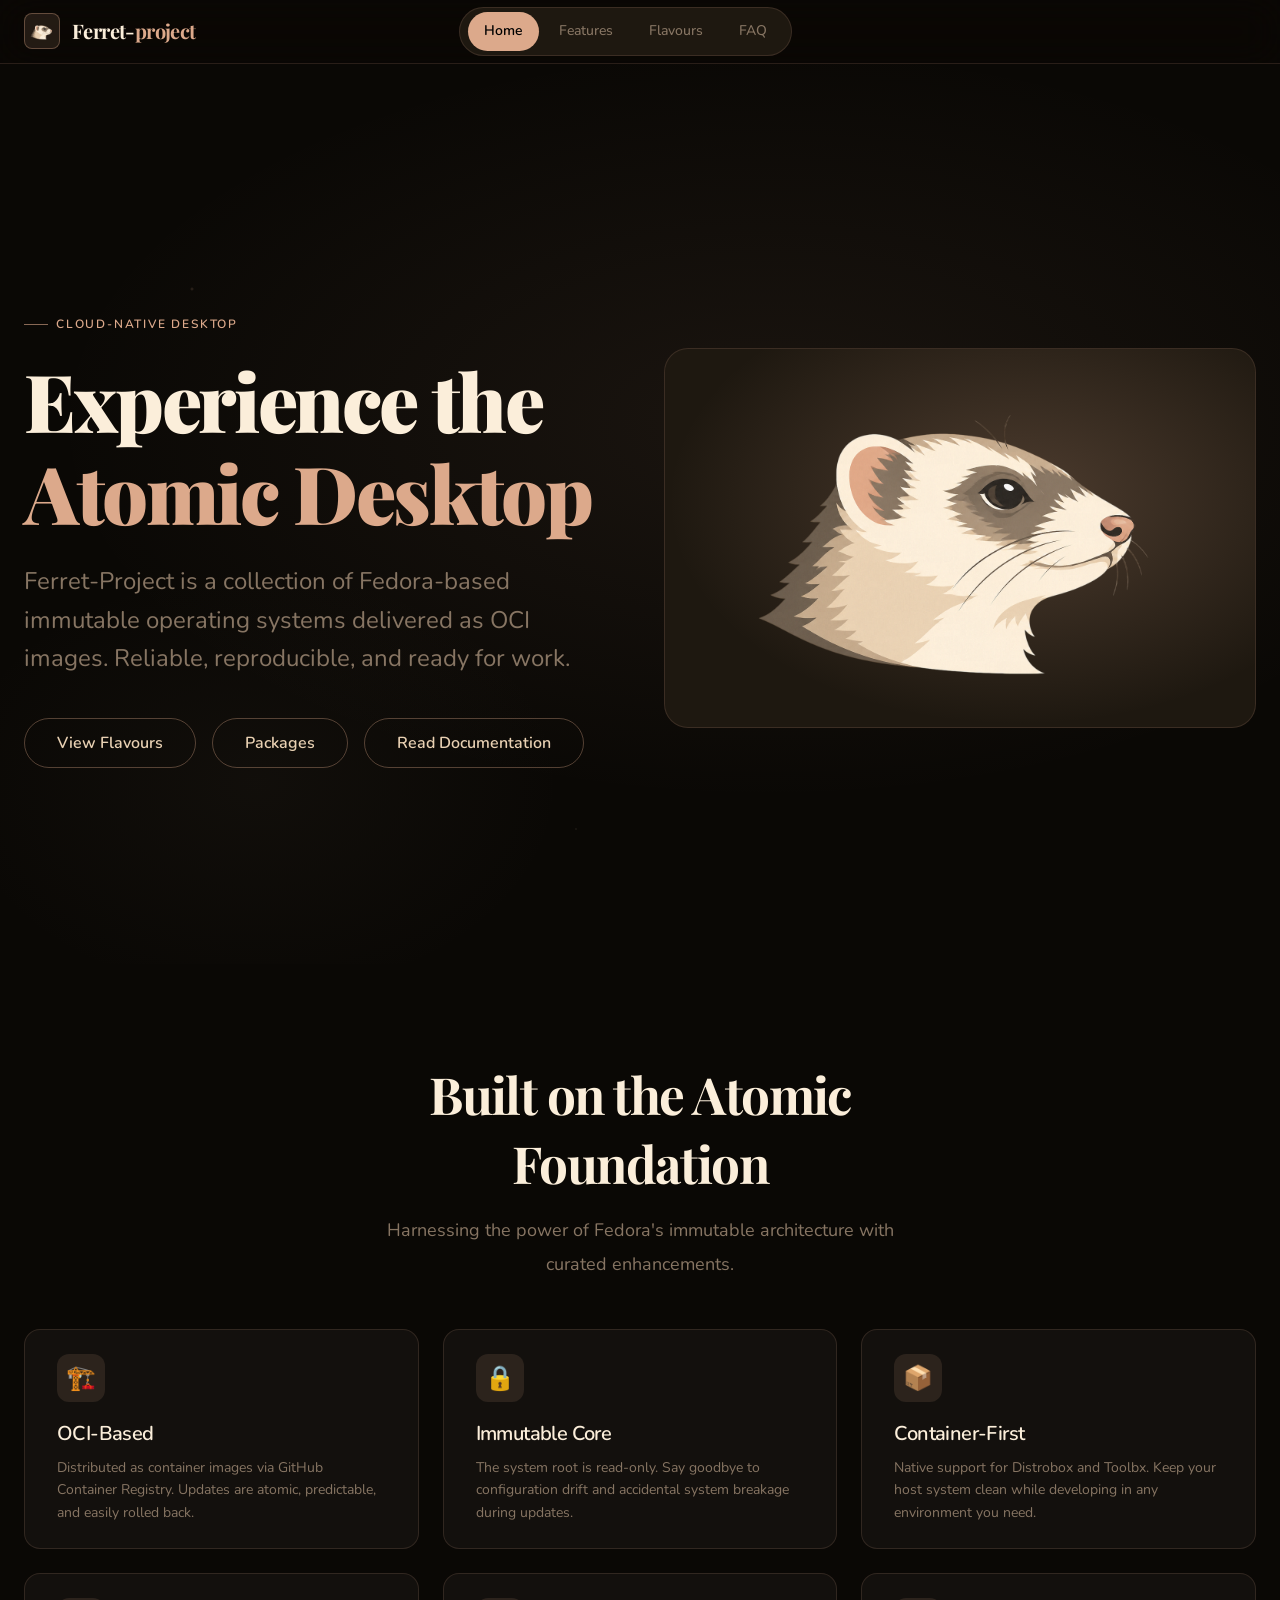
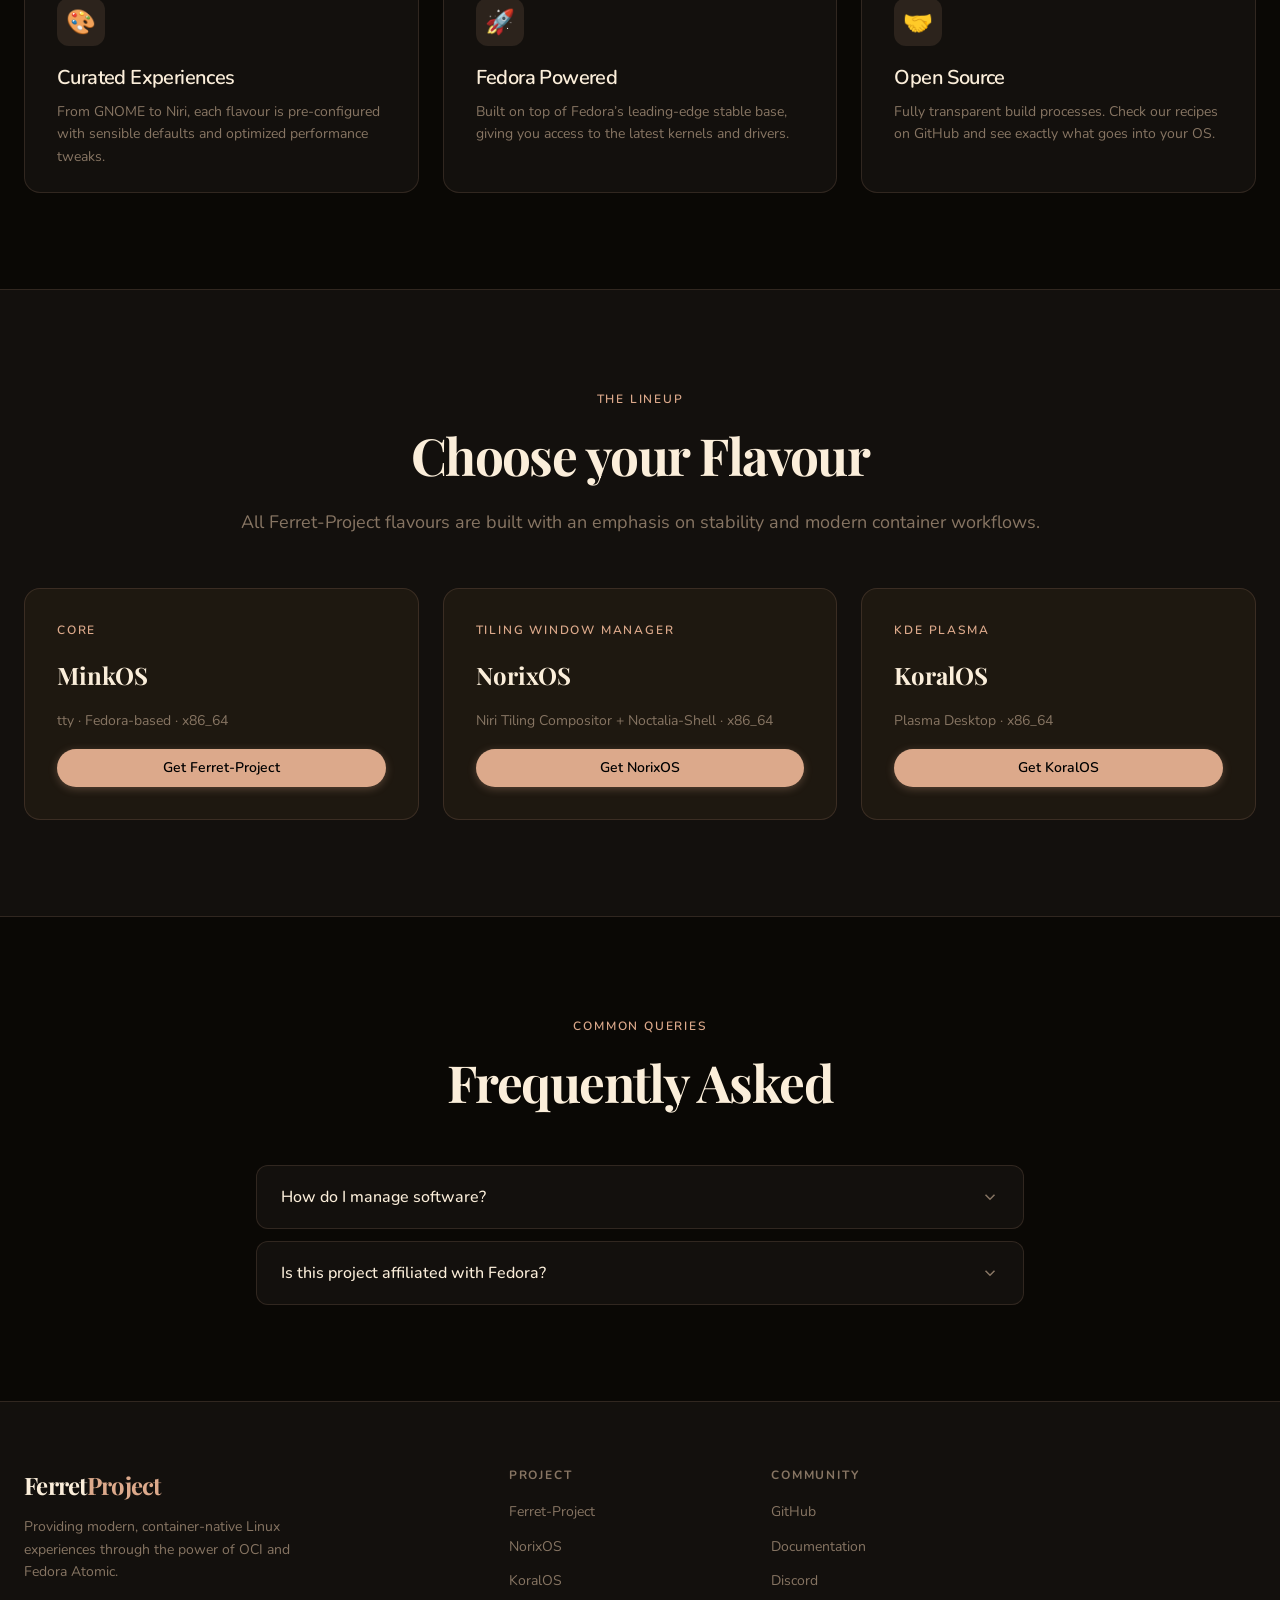
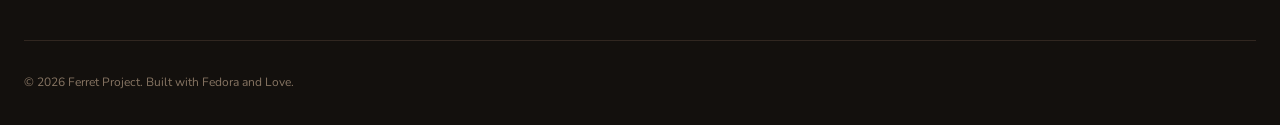
<file: index.html>
<!DOCTYPE html>
<html lang="en">
<head>
<meta charset="UTF-8">
<meta name="viewport" content="width=device-width, initial-scale=1.0">
<title>Ferret-Project | The Immutable Linux Distribution</title>
<link rel="preconnect" href="https://fonts.googleapis.com">
<link rel="icon" href="./assets/ferret-icon.png">
<link rel="preconnect" href="https://fonts.gstatic.com" crossorigin>
<link href="https://fonts.googleapis.com/css2?family=Playfair+Display:ital,wght@0,700;0,900;1,700&family=Nunito:wght@300;400;500;600;700&family=JetBrains+Mono:wght@400;600&display=swap" rel="stylesheet">
<link rel="stylesheet" href="ferret.css">
<style>
  /* Demo-specific overrides */
  .demo-pill { display:inline-block; background:var(--color-accent-subtle); color:var(--color-accent); font-size:var(--font-size-xs); font-weight:700; letter-spacing:.12em; text-transform:uppercase; padding:var(--space-1) var(--space-3); border-radius:var(--radius-pill); margin-bottom:var(--space-4); }
  .ferret-emoji { font-size:2.5rem; }
  .hero__split { display:grid; grid-template-columns:1fr 1fr; gap:var(--space-12); align-items:center; }
  .hero-art { background:var(--color-bg-elevated); border:1px solid var(--color-border); border-radius:var(--radius-xl); height:380px; display:flex;align-items:center;justify-content:center;font-size:6rem; position:relative; overflow:hidden; }
  .hero-art::before { content:''; position:absolute;inset:0; background:radial-gradient(ellipse at 60% 40%, var(--color-accent-glow) 0%, transparent 70%); }
  @media(max-width:768px){ .hero__split{grid-template-columns:1fr;} .hero-art{height:200px;font-size:4rem;} }
</style>
</head>
<body class="page-body">

<!-- NAVBAR -->
<nav class="navbar" id="navbar">
  <div class="navbar__inner">
    <a href="#" class="navbar__brand">
      <div style="width:36px;height:36px;background:var(--color-accent-subtle);border:1px solid var(--color-border-strong);border-radius:var(--radius-sm);display:flex;align-items:center;justify-content:center;font-size:1.2rem;"><img src="./assets/ferret-icon.png"></div>
      <span class="navbar__wordmark">Ferret-<span>project</span></span>
    </a>

    <div class="navbar__nav" style="margin: 0px 0px 0px -200px">
      <a href="#" class="navbar__link navbar__link--active">Home</a>
      <a href="#features" class="navbar__link">Features</a>
      <a href="#flavours" class="navbar__link">Flavours</a>
      <a href="#faq" class="navbar__link">FAQ</a>
    </div>

    <div class="navbar__actions">
      <button class="navbar__hamburger" aria-label="Menu">
        <span class="navbar__hamburger-line"></span>
        <span class="navbar__hamburger-line (text-dark)"></span>
        <span class="navbar__hamburger-line"></span>
      </button>
    </div>
  </div>
</nav>

<!-- HERO -->
<section class="hero">
  <div class="hero__bg"></div>
  <div class="container">
    <div class="hero__split">
      <div class="hero__content animate-fade-in">
        <div class="hero__eyebrow">Cloud-Native Desktop</div>
        <h1 class="hero__title">Experience the<br><span class="hero__title-accent">Atomic Desktop</span></h1>
        <p class="hero__subtitle">Ferret-Project is a collection of Fedora-based immutable operating systems delivered as OCI images. Reliable, reproducible, and ready for work.</p>
        <div class="hero__actions">
          <a href="#flavours" class="btn btn--secondary btn--lg btn--pill">View Flavours</a>
          <a href="./packages.html" class="btn btn--secondary btn--lg btn--pill">Packages</a>
          <a href="https://ferret-project.github.io/" class="btn btn--secondary btn--lg btn--pill">Read Documentation</a>
        </div>
      </div>
      <div class="hero-art animate-fade-in delay-2">
        <span style="position:relative;z-index:1;"><img src="./assets/ferret-icon.png"></span>
      </div>
    </div>
  </div>
</section>

<!-- FEATURES -->
<section class="section features" id="features">
  <div class="container">
    <div class="section-header section-header--center section-header--narrow">
      <h2 class="section-title">Built on the Atomic Foundation</h2>
      <p class="section-description">Harnessing the power of Fedora's immutable architecture with curated enhancements.</p>
    </div>

    <div class="grid grid--3">
      <div class="feature-card">
        <div class="feature-card__icon">🏗️</div>
        <h3 class="feature-card__title">OCI-Based</h3>
        <p class="feature-card__description">Distributed as container images via GitHub Container Registry. Updates are atomic, predictable, and easily rolled back.</p>
      </div>
      <div class="feature-card">
        <div class="feature-card__icon">🔒</div>
        <h3 class="feature-card__title">Immutable Core</h3>
        <p class="feature-card__description">The system root is read-only. Say goodbye to configuration drift and accidental system breakage during updates.</p>
      </div>
      <div class="feature-card">
        <div class="feature-card__icon">📦</div>
        <h3 class="feature-card__title">Container-First</h3>
        <p class="feature-card__description">Native support for Distrobox and Toolbx. Keep your host system clean while developing in any environment you need.</p>
      </div>
      <div class="feature-card">
        <div class="feature-card__icon">🎨</div>
        <h3 class="feature-card__title">Curated Experiences</h3>
        <p class="feature-card__description">From GNOME to Niri, each flavour is pre-configured with sensible defaults and optimized performance tweaks.</p>
      </div>
      <div class="feature-card">
        <div class="feature-card__icon">🚀</div>
        <h3 class="feature-card__title">Fedora Powered</h3>
        <p class="feature-card__description">Built on top of Fedora’s leading-edge stable base, giving you access to the latest kernels and drivers.</p>
      </div>
      <div class="feature-card">
        <div class="feature-card__icon">🤝</div>
        <h3 class="feature-card__title">Open Source</h3>
        <p class="feature-card__description">Fully transparent build processes. Check our recipes on GitHub and see exactly what goes into your OS.</p>
      </div>
    </div>
  </div>
</section>

<!-- DOWNLOAD -->
<section class="section section--tinted download" id="flavours">
  <div class="container">
    <div class="section-header section-header--center">
      <span class="section-eyebrow">The Lineup</span>
      <h2 class="section-title">Choose your Flavour</h2>
      <p class="section-description" style="max-width: 120ch;">All Ferret-Project flavours are built with an emphasis on stability and modern container workflows.</p>
    </div>

    <div class="download__options">
      <div class="download-card">
        <span class="download-card__label">Core</span>
        <div class="download-card__name">MinkOS</div>
        <p class="download-card__meta">tty · Fedora-based · x86_64</p>
        <a href="./minkos.html" class="btn btn--primary btn--pill">Get Ferret-Project</a>
      </div>
      <div class="download-card">
        <span class="download-card__label">Tiling Window Manager</span>
        <div class="download-card__name">NorixOS</div>
        <p class="download-card__meta">Niri Tiling Compositor + Noctalia-Shell · x86_64</p>
        <a href="./norixos.html" class="btn btn--primary btn--pill">Get NorixOS</a>
      </div>
      <div class="download-card">
        <span class="download-card__label">KDE Plasma</span>
        <div class="download-card__name">KoralOS</div>
        <p class="download-card__meta">Plasma Desktop · x86_64</p>
        <a href="./koralos.html" class="btn btn--primary btn--pill">Get KoralOS</a>
      </div>
    </div>
  </div>
</section>

<!-- FAQ -->
<section class="section faq" id="faq">
  <div class="container">
    <div class="section-header section-header--center">
      <span class="section-eyebrow">Common Queries</span>
      <h2 class="section-title">Frequently Asked</h2>
    </div>
    <div class="faq__list">
      <div class="accordion-item">
        <button class="accordion-trigger">
          How do I manage software?
          <svg class="accordion-chevron" viewBox="0 0 24 24" fill="none" stroke="currentColor" stroke-width="2"><polyline points="6 9 12 15 18 9"/></svg>
        </button>
        <div class="accordion-content">
          <div class="accordion-body">We recommend Flatpaks for desktop applications and Distrobox/Toolbx for CLI tools and development environments. This keeps your base system clean and stable.</div>
        </div>
      </div>
      <div class="accordion-item">
        <button class="accordion-trigger">
          Is this project affiliated with Fedora?
          <svg class="accordion-chevron" viewBox="0 0 24 24" fill="none" stroke="currentColor" stroke-width="2"><polyline points="6 9 12 15 18 9"/></svg>
        </button>
        <div class="accordion-content">
          <div class="accordion-body">Ferret Project is an independent community project. While we use Fedora as our upstream base and leverage their excellent Atomic technology, we are not officially affiliated with the Fedora Project or Red Hat.</div>
        </div>
      </div>
    </div>
  </div>
</section>

<!-- FOOTER -->
<footer class="footer">
  <div class="container">
    <div class="footer__grid">
      <div class="footer__brand">
        <div class="navbar__wordmark" style="font-family:var(--font-display);font-size:var(--font-size-xl);font-weight:700;margin-bottom:var(--space-3);">Ferret<span style="color:var(--color-accent);">Project</span></div>
        <p>Providing modern, container-native Linux experiences through the power of OCI and Fedora Atomic.</p>
      </div>
      <div>
        <div class="footer__col-title">Project</div>
        <div class="footer__links">
          <a href="https://github.com/ferret-project/Ferret-Project" class="footer__link">Ferret-Project</a>
          <a href="https://github.com/ferret-project/norixos" class="footer__link">NorixOS</a>
          <a href="https://github.com/ferret-project/koralos" class="footer__link">KoralOS</a>
        </div>
      </div>
      <div>
        <div class="footer__col-title">Community</div>
        <div class="footer__links">
          <a href="https://github.com/ferret-project" class="footer__link">GitHub</a>
          <a href="https://ferret-project.github.io/" class="footer__link">Documentation</a>
          <a href="https://discord.gg/PDUjxeUV3J" class="footer__link">Discord</a>
        </div>
      </div>
    </div>

    <div class="footer__bottom">
      <p class="footer__legal">© 2026 Ferret Project. Built with Fedora and Love.</p>
    </div>
  </div>
</footer>

<script>
  //navbar button color change
  const navLinks = document.querySelectorAll('.navbar__link');
  navLinks.forEach(link => {
    link.addEventListener('click', () => {
      navLinks.forEach(l => l.classList.remove('navbar__link--active'));
      link.classList.add('navbar__link--active');
    });
  });
  // Navbar scroll effect
  const navbar = document.getElementById('navbar');
  window.addEventListener('scroll', () => {
    navbar.classList.toggle('navbar--scrolled', window.scrollY > 20);
  });

  // Accordion
  document.querySelectorAll('.accordion-trigger').forEach(trigger => {
    trigger.addEventListener('click', () => {
      const item = trigger.closest('.accordion-item');
      const isOpen = item.classList.contains('accordion-item--open');
      document.querySelectorAll('.accordion-item').forEach(i => i.classList.remove('accordion-item--open'));
      if (!isOpen) item.classList.add('accordion-item--open');
    });
  });
</script>
</body>
</html>
</file>
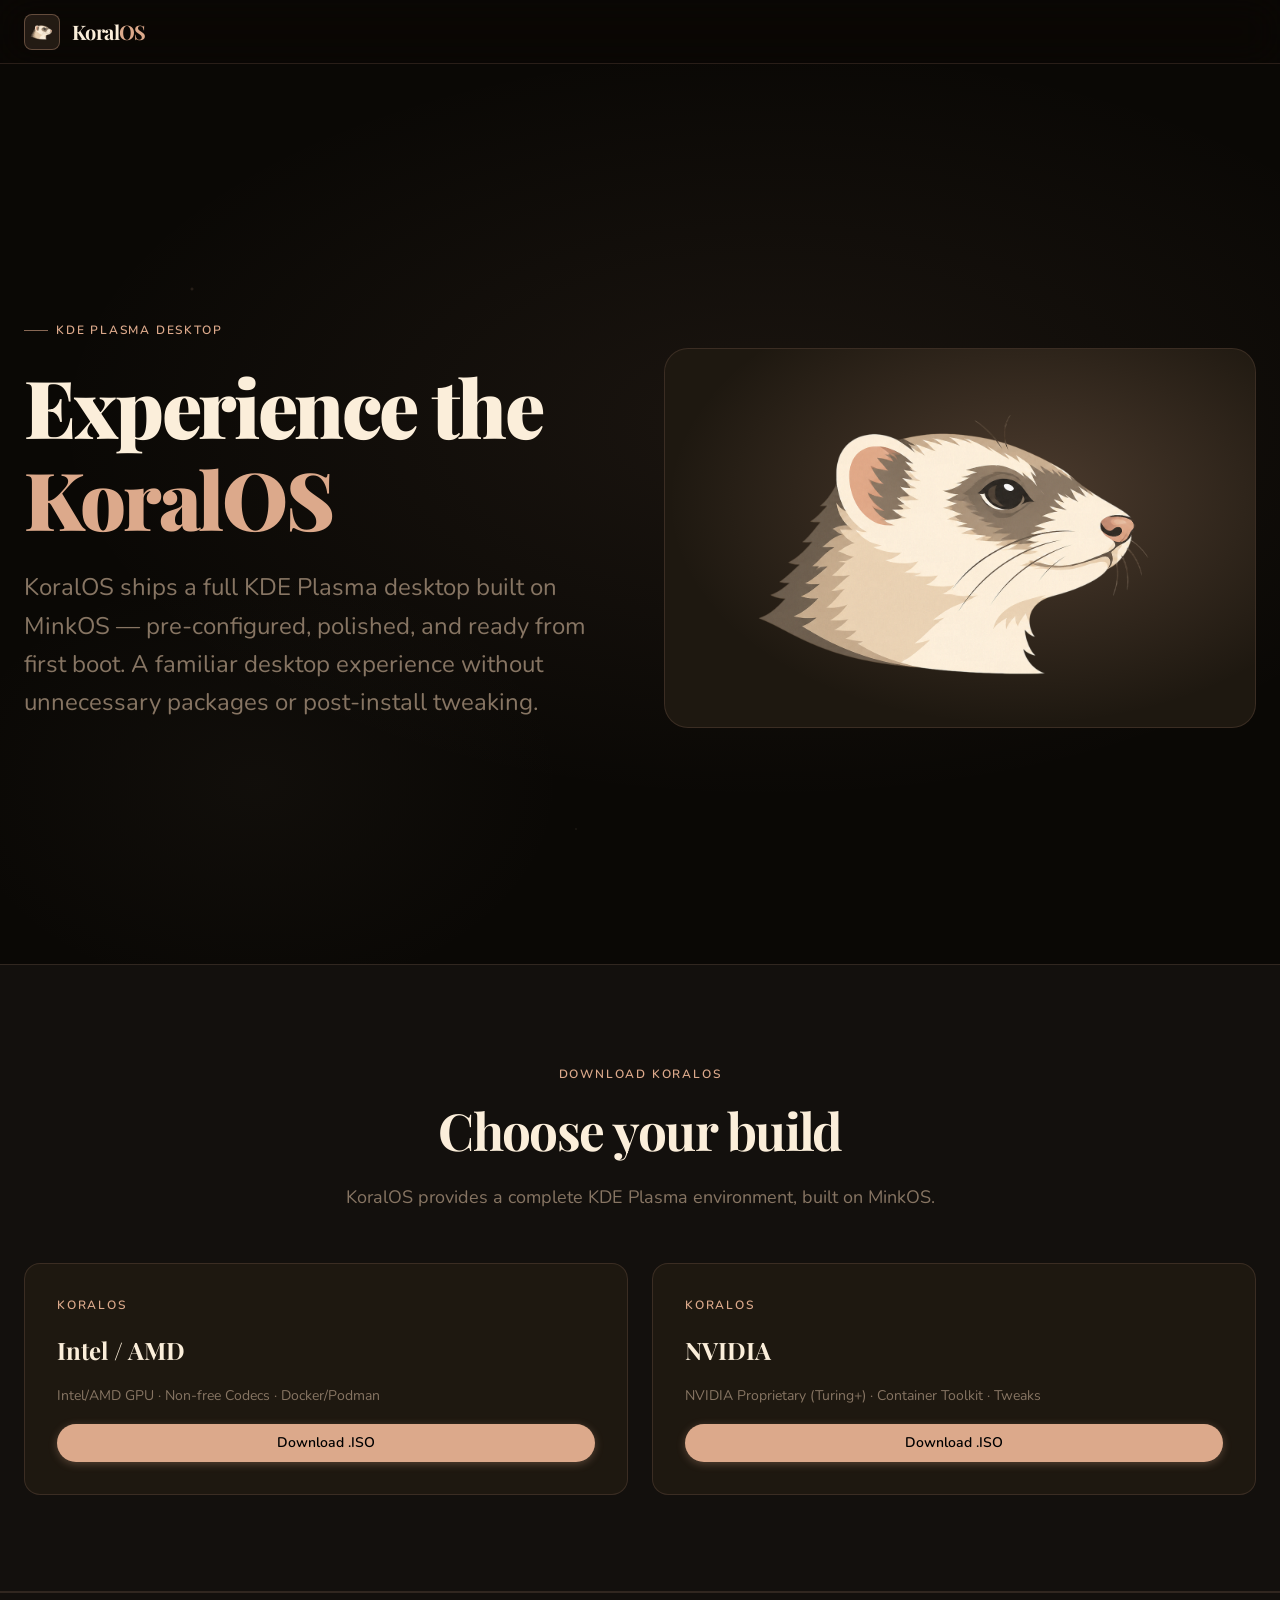
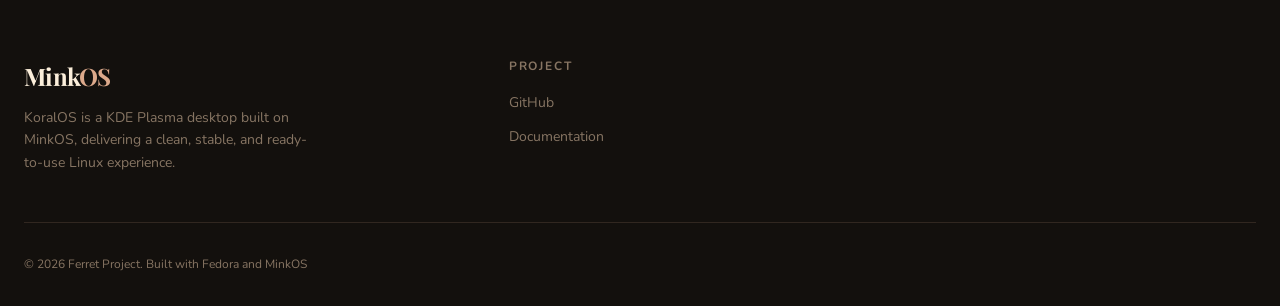
<file: koralos.html>
<!DOCTYPE html>
<html lang="en">
<head>
<meta charset="UTF-8">
<meta name="viewport" content="width=device-width, initial-scale=1.0">
<title>Ferret-Project | KoralOS</title>
<link rel="icon" href="./assets/ferret-icon.png">
<link rel="preconnect" href="https://fonts.googleapis.com">
<link rel="preconnect" href="https://fonts.gstatic.com" crossorigin>
<link href="https://fonts.googleapis.com/css2?family=Playfair+Display:ital,wght@0,700;0,900;1,700&family=Nunito:wght@300;400;500;600;700&family=JetBrains+Mono:wght@400;600&display=swap" rel="stylesheet">
<link rel="stylesheet" href="ferret.css">
<style>
  .demo-pill { display:inline-block; background:var(--color-accent-subtle); color:var(--color-accent); font-size:var(--font-size-xs); font-weight:700; letter-spacing:.12em; text-transform:uppercase; padding:var(--space-1) var(--space-3); border-radius:var(--radius-pill); margin-bottom:var(--space-4); }
  .ferret-emoji { font-size:2.5rem; }
  .hero__split { display:grid; grid-template-columns:1fr 1fr; gap:var(--space-12); align-items:center; }
  .hero-art { background:var(--color-bg-elevated); border:1px solid var(--color-border); border-radius:var(--radius-xl); height:380px; display:flex;align-items:center;justify-content:center;font-size:6rem; position:relative; overflow:hidden; }
  .hero-art::before { content:''; position:absolute;inset:0; background:radial-gradient(ellipse at 60% 40%, var(--color-accent-glow) 0%, transparent 70%); }
  @media(max-width:768px){ .hero__split{grid-template-columns:1fr;} .hero-art{height:200px;font-size:4rem;} }
</style>
</head>
<body class="page-body">

<nav class="navbar" id="navbar">
  <div class="navbar__inner">
    <a href="./index.html" class="navbar__brand">
      <div style="width:36px;height:36px;background:var(--color-accent-subtle);border:1px solid var(--color-border-strong);border-radius:var(--radius-sm);display:flex;align-items:center;justify-content:center;font-size:1.2rem;"><img src="./assets/ferret-icon.png"></div>
      <span class="navbar__wordmark">Koral<span>OS</span></span>
    </a>
  </div>
</nav>

<section class="hero">
  <div class="hero__bg"></div>
  <div class="container">
    <div class="hero__split">
      <div class="hero__content animate-fade-in">
        <div class="hero__eyebrow">KDE Plasma Desktop</div>
        <h1 class="hero__title">Experience the<br><span class="hero__title-accent">KoralOS</span></h1>
        <p class="hero__subtitle">KoralOS ships a full KDE Plasma desktop built on MinkOS — pre-configured, polished, and ready from first boot. A familiar desktop experience without unnecessary packages or post-install tweaking.</p>
      </div>
      <div class="hero-art animate-fade-in delay-2">
        <span style="position:relative;z-index:1;"><img src="./assets/ferret-icon.png"></span>
      </div>
    </div>
  </div>
</section>

<section class="section section--tinted download" id="flavours">
  <div class="container">
    <div class="section-header section-header--center">
      <span class="section-eyebrow">Download KoralOS</span>
      <h2 class="section-title">Choose your build</h2>
      <p class="section-description" style="max-width: 120ch;">KoralOS provides a complete KDE Plasma environment, built on MinkOS.</p>
    </div>

    <div class="download__options">
      <div class="download-card">
        <span class="download-card__label">KoralOS</span>
        <div class="download-card__name">Intel / AMD</div>
        <p class="download-card__meta">Intel/AMD GPU · Non-free Codecs · Docker/Podman</p>
        <a href="https://archive.org/download/zykron-bootc/zykron-bootc.iso" class="btn btn--primary btn--pill">Download .ISO</a>
      </div>
      <div class="download-card">
        <span class="download-card__label">KoralOS</span>
        <div class="download-card__name">NVIDIA</div>
        <p class="download-card__meta">NVIDIA Proprietary (Turing+) · Container Toolkit · Tweaks</p>
        <a href="https://archive.org/download/zykron-nvidia/zykron-nvidia.iso" class="btn btn--primary btn--pill">Download .ISO</a>
      </div>
    </div>
  </div>
</section>

<footer class="footer">
  <div class="container">
    <div class="footer__grid">
      <div class="footer__brand">
        <div class="navbar__wordmark" style="font-family:var(--font-display);font-size:var(--font-size-xl);font-weight:700;margin-bottom:var(--space-3);">Mink<span style="color:var(--color-accent);">OS</span></div>
        <p>KoralOS is a KDE Plasma desktop built on MinkOS, delivering a clean, stable, and ready-to-use Linux experience.</p>
      </div>
      <div>
        <div class="footer__col-title">Project</div>
        <div class="footer__links">
          <a href="https://github.com/ferret-project" class="footer__link">GitHub</a>
          <a href="#" class="footer__link">Documentation</a>
        </div>
      </div>
    </div>

    <div class="footer__bottom">
      <p class="footer__legal">© 2026 Ferret Project. Built with Fedora and MinkOS</p>
    </div>
  </div>
</footer>
</body>
</html>
</file>
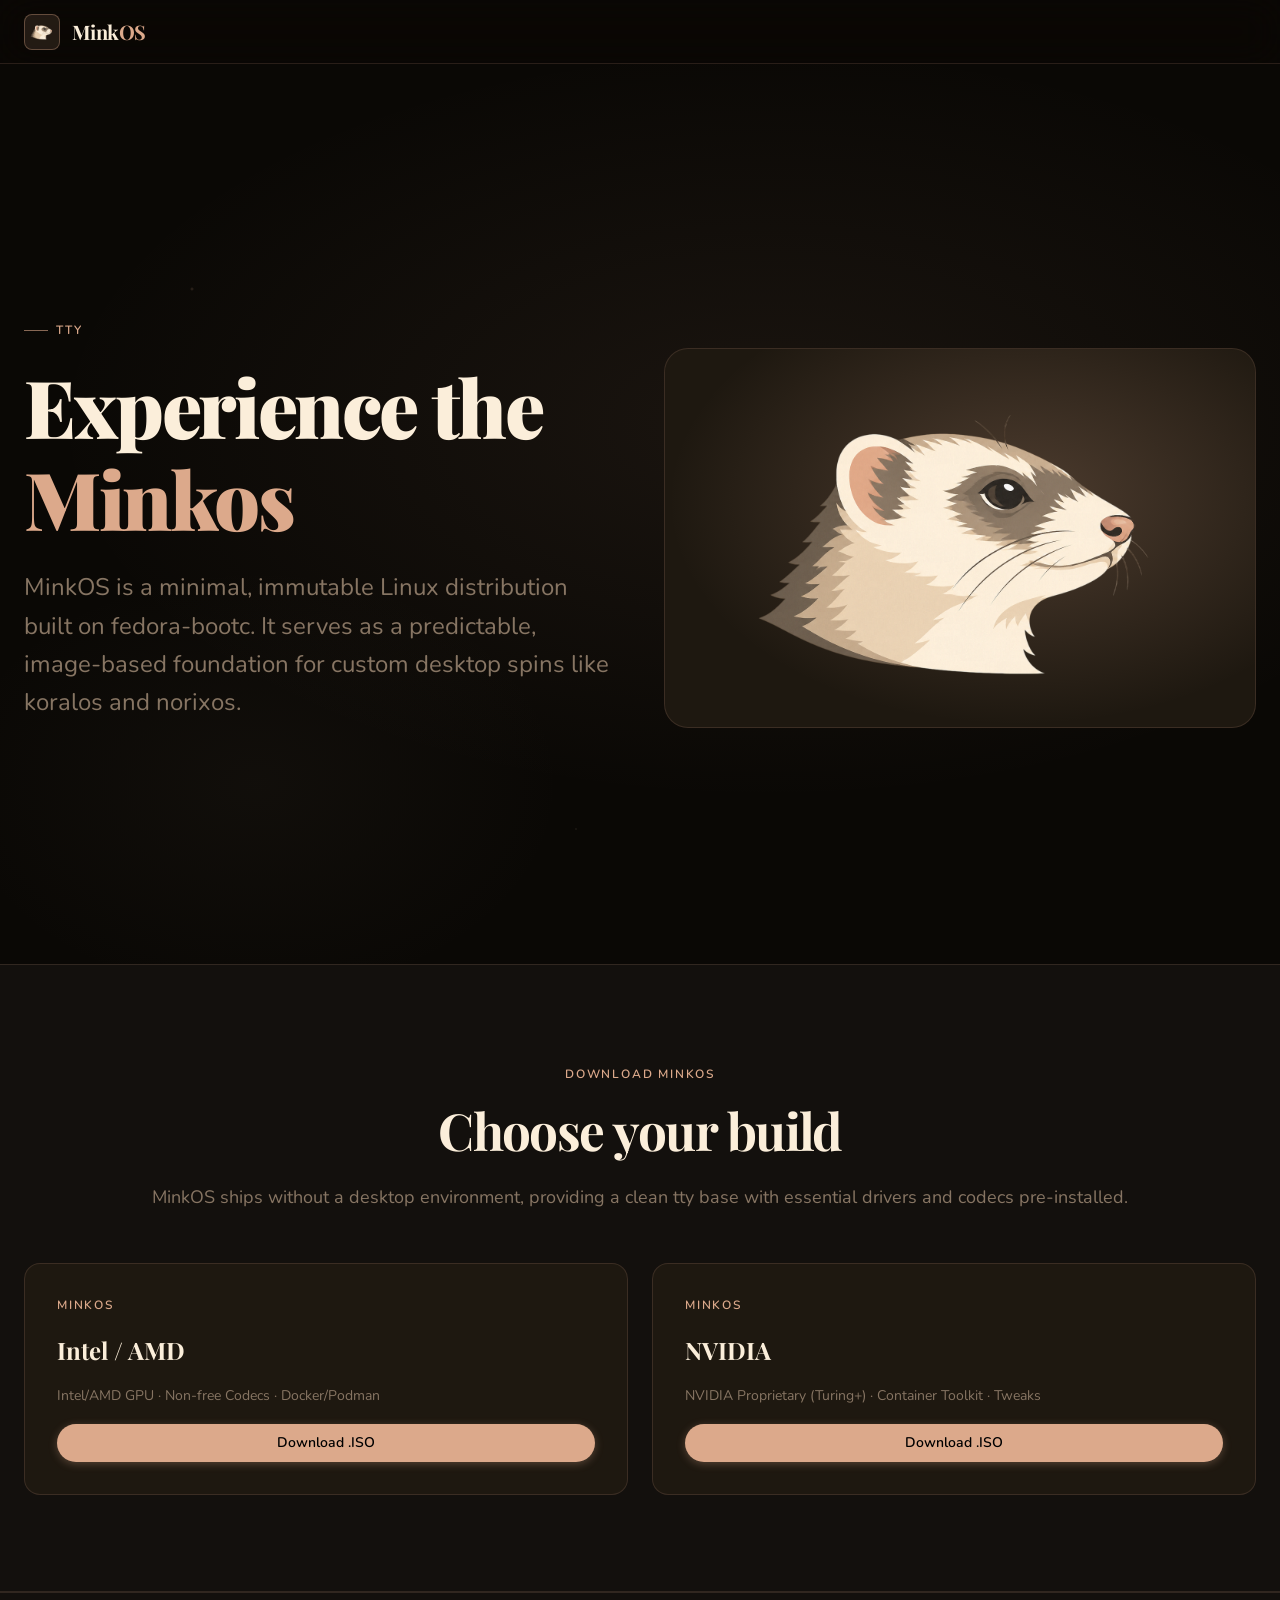
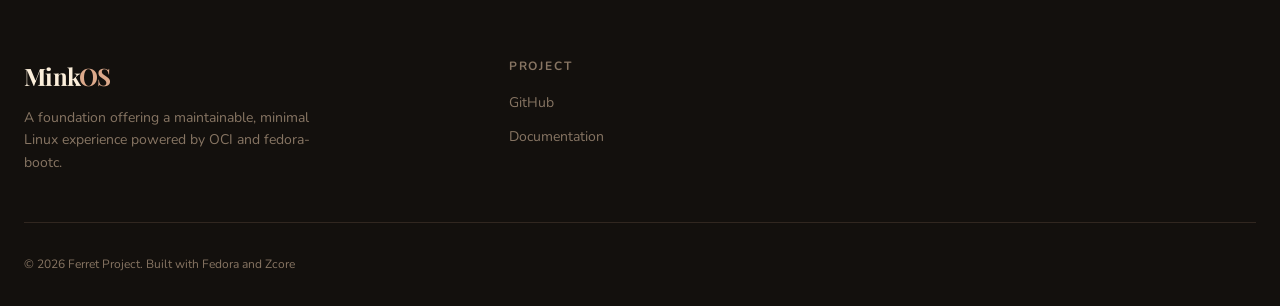
<file: minkos.html>
<!DOCTYPE html>
<html lang="en">
<head>
<meta charset="UTF-8">
<meta name="viewport" content="width=device-width, initial-scale=1.0">
<title>Ferret-Project | MinkOS</title>
<link rel="preconnect" href="https://fonts.googleapis.com">
<link rel="icon" href="./assets/ferret-icon.png">
<link rel="preconnect" href="https://fonts.gstatic.com" crossorigin>
<link href="https://fonts.googleapis.com/css2?family=Playfair+Display:ital,wght@0,700;0,900;1,700&family=Nunito:wght@300;400;500;600;700&family=JetBrains+Mono:wght@400;600&display=swap" rel="stylesheet">
<link rel="stylesheet" href="ferret.css">
<style>
  /* Demo-specific overrides */
  .demo-pill { display:inline-block; background:var(--color-accent-subtle); color:var(--color-accent); font-size:var(--font-size-xs); font-weight:700; letter-spacing:.12em; text-transform:uppercase; padding:var(--space-1) var(--space-3); border-radius:var(--radius-pill); margin-bottom:var(--space-4); }
  .ferret-emoji { font-size:2.5rem; }
  .hero__split { display:grid; grid-template-columns:1fr 1fr; gap:var(--space-12); align-items:center; }
  .hero-art { background:var(--color-bg-elevated); border:1px solid var(--color-border); border-radius:var(--radius-xl); height:380px; display:flex;align-items:center;justify-content:center;font-size:6rem; position:relative; overflow:hidden; }
  .hero-art::before { content:''; position:absolute;inset:0; background:radial-gradient(ellipse at 60% 40%, var(--color-accent-glow) 0%, transparent 70%); }
  @media(max-width:768px){ .hero__split{grid-template-columns:1fr;} .hero-art{height:200px;font-size:4rem;} }
</style>
</head>
<body class="page-body">

<!-- NAVBAR -->
<nav class="navbar" id="navbar">
  <div class="navbar__inner">
    <a href="./index.html" class="navbar__brand">
      <div style="width:36px;height:36px;background:var(--color-accent-subtle);border:1px solid var(--color-border-strong);border-radius:var(--radius-sm);display:flex;align-items:center;justify-content:center;font-size:1.2rem;"><img src="./assets/ferret-icon.png"></div>
      <span class="navbar__wordmark">Mink<span>OS</span></span>
    </a>
  </div>
</nav>

<section class="hero">
  <div class="hero__bg"></div>
  <div class="container">
    <div class="hero__split">
      <div class="hero__content animate-fade-in">
        <div class="hero__eyebrow">tty</div>
        <h1 class="hero__title">Experience the<br><span class="hero__title-accent">Minkos</span></h1>
        <p class="hero__subtitle">MinkOS is a minimal, immutable Linux distribution built on fedora-bootc. It serves as a predictable, image-based foundation for custom desktop spins like koralos and norixos.</p>
      </div>
      <div class="hero-art animate-fade-in delay-2">
        <span style="position:relative;z-index:1;"><img src="./assets/ferret-icon.png"></span>
      </div>
    </div>
  </div>
</section>

<!-- DOWNLOAD -->
<section class="section section--tinted download" id="flavours">
  <div class="container">
    <div class="section-header section-header--center">
      <span class="section-eyebrow">Download MinkOS</span>
      <h2 class="section-title">Choose your build</h2>
      <p class="section-description" style="max-width: 120ch;">MinkOS ships without a desktop environment, providing a clean tty base with essential drivers and codecs pre-installed.</p>
    </div>

    <div class="download__options">
      <div class="download-card">
        <span class="download-card__label">MinkOS</span>
        <div class="download-card__name">Intel / AMD</div>
        <p class="download-card__meta">Intel/AMD GPU · Non-free Codecs · Docker/Podman</p>
        <a href="https://archive.org/download/zcore-bootc/zcore-bootc.iso" class="btn btn--primary btn--pill">Download .ISO</a>
      </div>
      <div class="download-card">
        <span class="download-card__label">MinkOS</span>
        <div class="download-card__name">NVIDIA</div>
        <p class="download-card__meta">NVIDIA Proprietary (Turing+) · Container Toolkit · Tweaks</p>
        <a href="https://archive.org/download/zcore-nvidia/zcore-nvidia.iso" class="btn btn--primary btn--pill">Download .ISO</a>
      </div>
    </div>
  </div>
</section>

<!-- FOOTER -->
<footer class="footer">
  <div class="container">
    <div class="footer__grid">
      <div class="footer__brand">
        <div class="navbar__wordmark" style="font-family:var(--font-display);font-size:var(--font-size-xl);font-weight:700;margin-bottom:var(--space-3);">Mink<span style="color:var(--color-accent);">OS</span></div>
        <p>A foundation offering a maintainable, minimal Linux experience powered by OCI and fedora-bootc.</p>
      </div>
      <div>
        <div class="footer__col-title">Project</div>
        <div class="footer__links">
          <a href="https://github.com/ferret-project" class="footer__link">GitHub</a>
          <a href="#" class="footer__link">Documentation</a>
        </div>
      </div>
    </div>

    <div class="footer__bottom">
      <p class="footer__legal">© 2026 Ferret Project. Built with Fedora and Zcore</p>
    </div>
  </div>
</footer>
</body>
</html>
</file>
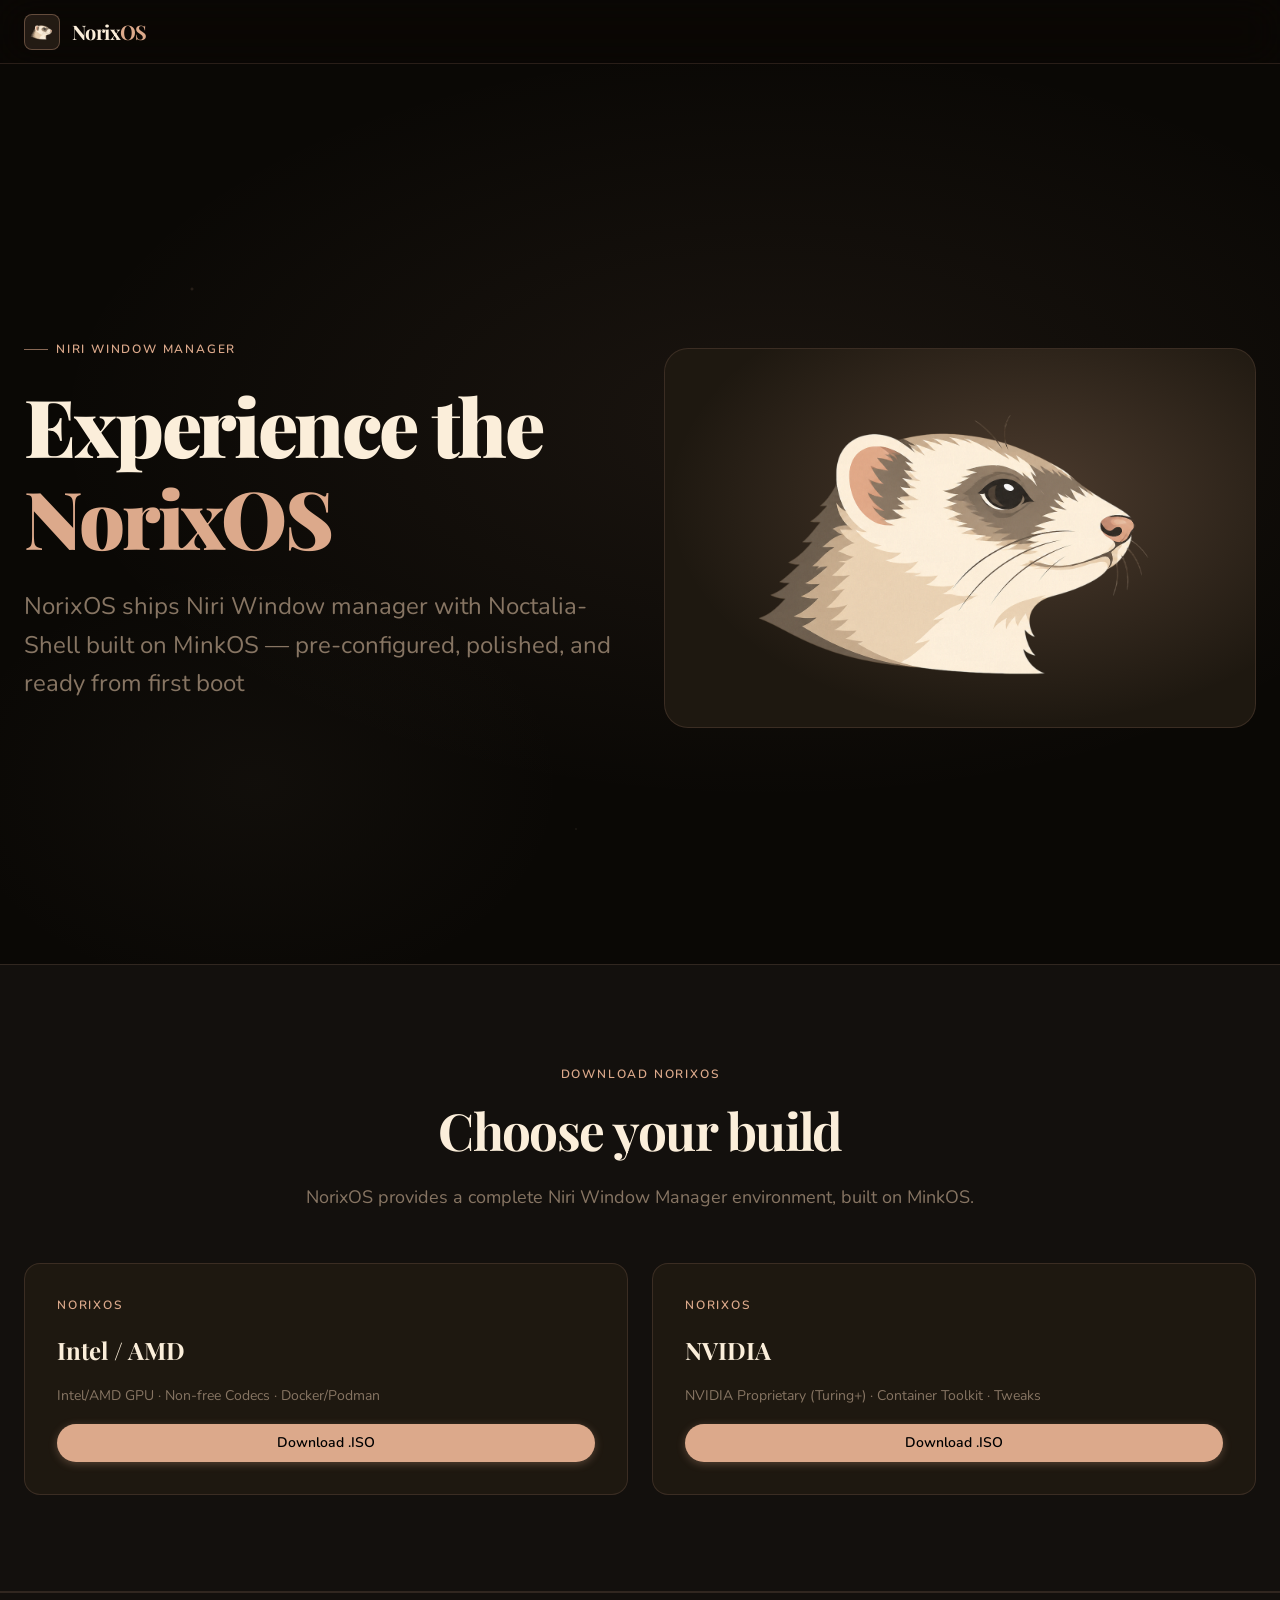
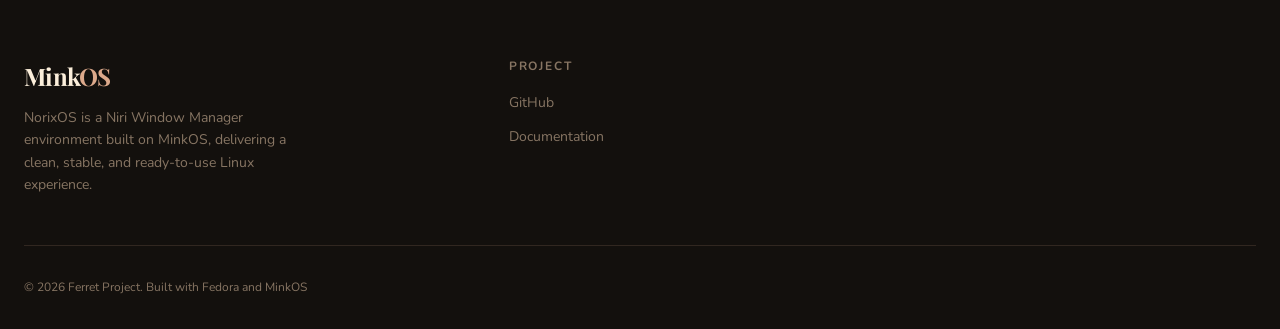
<file: norixos.html>
<!DOCTYPE html>
<html lang="en">
<head>
<meta charset="UTF-8">
<meta name="viewport" content="width=device-width, initial-scale=1.0">
<title>Ferret-Project | NorixOS</title>
<link rel="preconnect" href="https://fonts.googleapis.com">
<link rel="icon" href="./assets/ferret-icon.png">
<link rel="preconnect" href="https://fonts.gstatic.com" crossorigin>
<link href="https://fonts.googleapis.com/css2?family=Playfair+Display:ital,wght@0,700;0,900;1,700&family=Nunito:wght@300;400;500;600;700&family=JetBrains+Mono:wght@400;600&display=swap" rel="stylesheet">
<link rel="stylesheet" href="ferret.css">
<style>
  .demo-pill { display:inline-block; background:var(--color-accent-subtle); color:var(--color-accent); font-size:var(--font-size-xs); font-weight:700; letter-spacing:.12em; text-transform:uppercase; padding:var(--space-1) var(--space-3); border-radius:var(--radius-pill); margin-bottom:var(--space-4); }
  .ferret-emoji { font-size:2.5rem; }
  .hero__split { display:grid; grid-template-columns:1fr 1fr; gap:var(--space-12); align-items:center; }
  .hero-art { background:var(--color-bg-elevated); border:1px solid var(--color-border); border-radius:var(--radius-xl); height:380px; display:flex;align-items:center;justify-content:center;font-size:6rem; position:relative; overflow:hidden; }
  .hero-art::before { content:''; position:absolute;inset:0; background:radial-gradient(ellipse at 60% 40%, var(--color-accent-glow) 0%, transparent 70%); }
  @media(max-width:768px){ .hero__split{grid-template-columns:1fr;} .hero-art{height:200px;font-size:4rem;} }
</style>
</head>
<body class="page-body">

<nav class="navbar" id="navbar">
  <div class="navbar__inner">
    <a href="./index.html" class="navbar__brand">
      <div style="width:36px;height:36px;background:var(--color-accent-subtle);border:1px solid var(--color-border-strong);border-radius:var(--radius-sm);display:flex;align-items:center;justify-content:center;font-size:1.2rem;"><img src="./assets/ferret-icon.png"></div>
      <span class="navbar__wordmark">Norix<span>OS</span></span>
    </a>
  </div>
</nav>

<section class="hero">
  <div class="hero__bg"></div>
  <div class="container">
    <div class="hero__split">
      <div class="hero__content animate-fade-in">
        <div class="hero__eyebrow">Niri Window Manager</div>
        <h1 class="hero__title">Experience the<br><span class="hero__title-accent">NorixOS</span></h1>
        <p class="hero__subtitle">NorixOS ships Niri Window manager with Noctalia-Shell built on MinkOS — pre-configured, polished, and ready from first boot</p>
      </div>
      <div class="hero-art animate-fade-in delay-2">
        <span style="position:relative;z-index:1;"><img src="./assets/ferret-icon.png"></span>
      </div>
    </div>
  </div>
</section>

<section class="section section--tinted download" id="flavours">
  <div class="container">
    <div class="section-header section-header--center">
      <span class="section-eyebrow">Download NorixOS</span>
      <h2 class="section-title">Choose your build</h2>
      <p class="section-description" style="max-width: 120ch;">NorixOS provides a complete Niri Window Manager environment, built on MinkOS.</p>
    </div>

    <div class="download__options">
      <div class="download-card">
        <span class="download-card__label">NorixOS</span>
        <div class="download-card__name">Intel / AMD</div>
        <p class="download-card__meta">Intel/AMD GPU · Non-free Codecs · Docker/Podman</p>
        <a href="https://archive.org/download/zynori-bootc/zynori-bootc.iso" class="btn btn--primary btn--pill">Download .ISO</a>
      </div>
      <div class="download-card">
        <span class="download-card__label">NorixOS</span>
        <div class="download-card__name">NVIDIA</div>
        <p class="download-card__meta">NVIDIA Proprietary (Turing+) · Container Toolkit · Tweaks</p>
        <a href="https://archive.org/download/zynori-nvidia/zynori-nvidia.iso" class="btn btn--primary btn--pill">Download .ISO</a>
      </div>
    </div>
  </div>
</section>

<footer class="footer">
  <div class="container">
    <div class="footer__grid">
      <div class="footer__brand">
        <div class="navbar__wordmark" style="font-family:var(--font-display);font-size:var(--font-size-xl);font-weight:700;margin-bottom:var(--space-3);">Mink<span style="color:var(--color-accent);">OS</span></div>
        <p>NorixOS is a Niri Window Manager environment built on MinkOS, delivering a clean, stable, and ready-to-use Linux experience.</p>
      </div>
      <div>
        <div class="footer__col-title">Project</div>
        <div class="footer__links">
          <a href="https://github.com/ferret-project" class="footer__link">GitHub</a>
          <a href="#" class="footer__link">Documentation</a>
        </div>
      </div>
    </div>

    <div class="footer__bottom">
      <p class="footer__legal">© 2026 Ferret Project. Built with Fedora and MinkOS</p>
    </div>
  </div>
</footer>
</body>
</html>
</file>
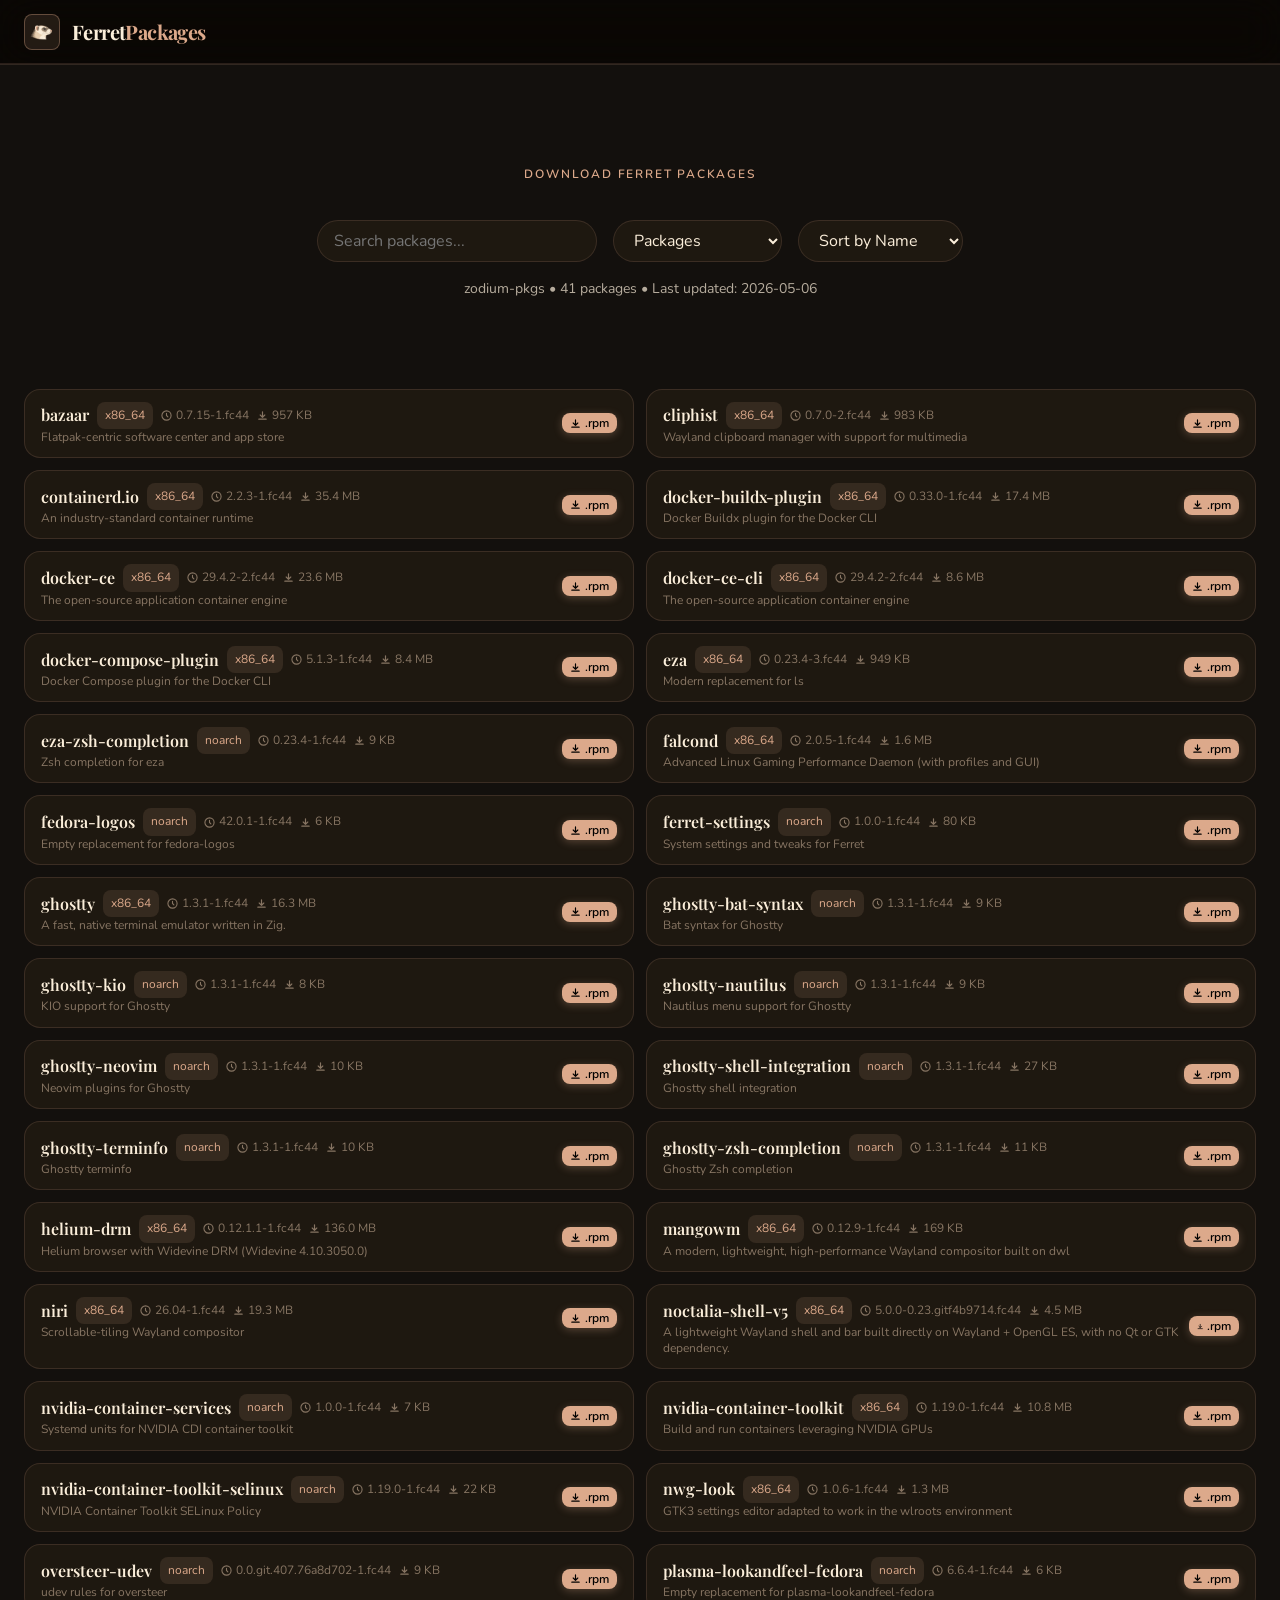
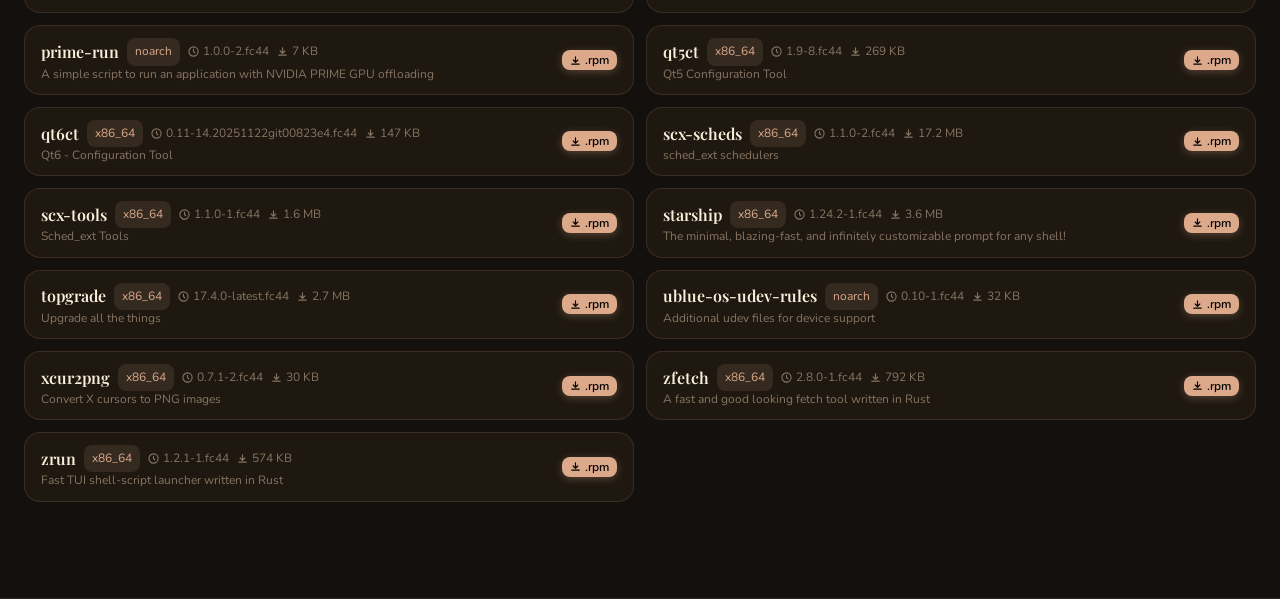
<file: packages.html>
<!DOCTYPE html>
    <html lang="en">
    <head>
    <meta charset="UTF-8">
    <meta name="viewport" content="width=device-width, initial-scale=1.0">
    <title>Ferret-Project | Packages</title>
    <link rel="preconnect" href="https://fonts.googleapis.com">
    <link rel="icon" href="./assets/ferret-icon.png">
    <link rel="preconnect" href="https://fonts.gstatic.com" crossorigin>
    <link href="https://fonts.googleapis.com/css2?family=Playfair+Display:ital,wght@0,700;0,900;1,700&family=Nunito:wght@300;400;500;600;700&family=JetBrains+Mono:wght@400;600&display=swap" rel="stylesheet">
    <link rel="stylesheet" href="ferret.css">
    <style>
    .demo-pill { display:inline-block; background:var(--color-accent-subtle); color:var(--color-accent); font-size:var(--font-size-xs); font-weight:700; letter-spacing:.12em; text-transform:uppercase; padding:var(--space-1) var(--space-3); border-radius:var(--radius-pill); margin-bottom:var(--space-4); }
    .ferret-emoji { font-size:2.5rem; }
    .hero__split { display:grid; grid-template-columns:1fr 1fr; gap:var(--space-12); align-items:center; }
    .hero-art { background:var(--color-bg-elevated); border:1px solid var(--color-border); border-radius:var(--radius-xl); height:380px; display:flex;align-items:center;justify-content:center;font-size:6rem; position:relative; overflow:hidden; }
    .hero-art::before { content:''; position:absolute;inset:0; background:radial-gradient(ellipse at 60% 40%, var(--color-accent-glow) 0%, transparent 70%); }
    @media(max-width:768px){ .hero__split{grid-template-columns:1fr;} .hero-art{height:200px;font-size:4rem;} }
    </style>
    </head>
    <body class="page-body">

    <nav class="navbar" id="navbar">
    <div class="navbar__inner">
        <a href="./index.html" class="navbar__brand">
        <div style="width:36px;height:36px;background:var(--color-accent-subtle);border:1px solid var(--color-border-strong);border-radius:var(--radius-sm);display:flex;align-items:center;justify-content:center;font-size:1.2rem;"><img src="./assets/ferret-icon.png"></div>
        <span class="navbar__wordmark">Ferret<span>Packages</span></span>
        </a>
    </div>
    </nav>

    <section class="section section--tinted download" id="flavours">
    <div class="container">
        <div class="section-header section-header--center">
        <span class="section-eyebrow">Download Ferret Packages</span>
        <div class="search-container" style="margin-top: var(--space-6); display: flex; gap: var(--space-4); justify-content: center; flex-wrap: wrap;">
            <input type="text" id="search-input" placeholder="Search packages..." 
                style="padding: var(--space-2) var(--space-4); border-radius: var(--radius-pill); border: 1px solid var(--color-border); background: var(--color-bg-elevated); color: var(--color-text); min-width: 280px;">
            
            <select id="repo-select" style="padding: var(--space-2) var(--space-4); border-radius: var(--radius-pill); border: 1px solid var(--color-border); background: var(--color-bg-elevated); color: var(--color-text);">
                <option value="pkgs">Packages</option>
                <option value="kmods">Kernel modules</option>
            </select>

            <select id="sort-select" style="padding: var(--space-2) var(--space-4); border-radius: var(--radius-pill); border: 1px solid var(--color-border); background: var(--color-bg-elevated); color: var(--color-text);">
            <option value="name">Sort by Name</option>
            <option value="size">Sort by Size</option>
            <option value="version">Sort by Version</option>
            </select>
        </div>
        <div class="repo-stats" style="margin-top: var(--space-4); font-size: var(--font-size-sm); opacity: 0.7;">
            <span id="stat-repo">zodium-pkgs</span> • 
            <span id="stat-total">0</span> packages • 
            Last updated: <span id="stat-updated">—</span>
        </div>
        </div>
        <div class="download__options" id="pkg-list">
        <div class="state-box">
            <div class="spinner"></div>
            <span>Initializing...</span>
        </div>
        </div>
    </div>
    </section>

    </body>
    <script src="main.js"></script>
    </html>
</file>
<file: ferret.css>
/* ============================================================
   FERRET PROJECT — Design System CSS
   Inspired by GNOME Adwaita + Material Design
   Ferret-themed Linux distro website stylesheet
   ============================================================ */

/* ============================================================
   1. CSS CUSTOM PROPERTIES (DESIGN TOKENS)
   ============================================================ */

:root {
  /* --- Color Palette --- */
  --color-fur-dark:       #DCA98B;   /* warm tan — primary accent */
  --color-midnight:       #000000;   /* pure black — deep bg */
  --color-pelt:           #877563;   /* mid brown — secondary text / muted */
  --color-fur-light:      #E9D1B3;   /* pale cream — surface highlight */
  --color-cream:          #FBEEDA;   /* near-white — lightest bg / text on dark */

  /* Semantic color mapping */
  --color-bg-base:        #0a0805;   /* slightly off-black for warmer feel */
  --color-bg-surface:     #13100d;   /* card / panel background */
  --color-bg-elevated:    #1e1810;   /* elevated components */
  --color-bg-overlay:     rgba(220, 169, 139, 0.06); /* subtle tinted overlay */

  --color-border:         rgba(220, 169, 139, 0.15);
  --color-border-strong:  rgba(220, 169, 139, 0.35);
  --color-border-focus:   var(--color-fur-dark);

  --color-text-primary:   var(--color-cream);
  --color-text-secondary: var(--color-fur-light);
  --color-text-muted:     var(--color-pelt);
  --color-text-accent:    var(--color-fur-dark);
  --color-text-on-accent: var(--color-midnight);

  --color-accent:         var(--color-fur-dark);
  --color-accent-hover:   #e8b896;
  --color-accent-active:  #c8946f;
  --color-accent-subtle:  rgba(220, 169, 139, 0.12);
  --color-accent-glow:    rgba(220, 169, 139, 0.25);

  --color-success:        #7ecb8f;
  --color-warning:        #e5b55a;
  --color-error:          #e57373;
  --color-info:           #7eb5e5;

  /* --- Typography --- */
  --font-display:   'Playfair Display', 'Georgia', serif;
  --font-body:      'Nunito', 'Segoe UI', sans-serif;
  --font-mono:      'JetBrains Mono', 'Fira Code', 'Cascadia Code', monospace;
  --font-ui:        'Nunito', 'Segoe UI', sans-serif;

  --font-size-xs:   0.75rem;    /* 12px */
  --font-size-sm:   0.875rem;   /* 14px */
  --font-size-base: 1rem;       /* 16px */
  --font-size-md:   1.125rem;   /* 18px */
  --font-size-lg:   1.25rem;    /* 20px */
  --font-size-xl:   1.5rem;     /* 24px */
  --font-size-2xl:  2rem;       /* 32px */
  --font-size-3xl:  2.75rem;    /* 44px */
  --font-size-4xl:  3.75rem;    /* 60px */
  --font-size-5xl:  5rem;       /* 80px */

  --font-weight-light:   300;
  --font-weight-regular: 400;
  --font-weight-medium:  500;
  --font-weight-semibold:600;
  --font-weight-bold:    700;
  --font-weight-black:   900;

  --line-height-tight:  1.15;
  --line-height-snug:   1.35;
  --line-height-base:   1.6;
  --line-height-loose:  1.85;

  --letter-spacing-tight: -0.03em;
  --letter-spacing-base:   0em;
  --letter-spacing-wide:   0.05em;
  --letter-spacing-wider:  0.1em;
  --letter-spacing-caps:   0.15em;

  /* --- Border Radius --- */
  --radius-none:   0px;
  --radius-xs:     4px;
  --radius-sm:     8px;
  --radius-md:     12px;
  --radius-lg:     16px;
  --radius-xl:     24px;
  --radius-2xl:    32px;
  --radius-pill:   9999px;
  --radius-circle: 50%;

  /* Adwaita-inspired component radius */
  --radius-card:    var(--radius-lg);
  --radius-button:  var(--radius-md);
  --radius-input:   var(--radius-md);
  --radius-badge:   var(--radius-pill);
  --radius-chip:    var(--radius-sm);
  --radius-dialog:  var(--radius-xl);
  --radius-tooltip: var(--radius-sm);

  /* --- Spacing Scale --- */
  --space-1:   0.25rem;   /* 4px */
  --space-2:   0.5rem;    /* 8px */
  --space-3:   0.75rem;   /* 12px */
  --space-4:   1rem;      /* 16px */
  --space-5:   1.25rem;   /* 20px */
  --space-6:   1.5rem;    /* 24px */
  --space-8:   2rem;      /* 32px */
  --space-10:  2.5rem;    /* 40px */
  --space-12:  3rem;      /* 48px */
  --space-16:  4rem;      /* 64px */
  --space-20:  5rem;      /* 80px */
  --space-24:  6rem;      /* 96px */
  --space-32:  8rem;      /* 128px */
  --space-40: 10rem;      /* 160px */

  /* --- Shadows (Material-ish, warm-tinted) --- */
  --shadow-sm:   0 1px 3px rgba(0,0,0,0.4), 0 1px 2px rgba(0,0,0,0.3);
  --shadow-md:   0 4px 12px rgba(0,0,0,0.5), 0 2px 4px rgba(0,0,0,0.3);
  --shadow-lg:   0 8px 24px rgba(0,0,0,0.6), 0 4px 8px rgba(0,0,0,0.3);
  --shadow-xl:   0 16px 48px rgba(0,0,0,0.7), 0 8px 16px rgba(0,0,0,0.4);
  --shadow-glow: 0 0 24px var(--color-accent-glow), 0 0 8px rgba(220,169,139,0.15);
  --shadow-card: 0 2px 8px rgba(0,0,0,0.4), 0 0 0 1px var(--color-border);

  /* --- Transitions --- */
  --transition-fast:   100ms ease;
  --transition-base:   200ms ease;
  --transition-slow:   350ms ease;
  --transition-spring: 400ms cubic-bezier(0.34, 1.56, 0.64, 1);

  /* --- Layout --- */
  --container-xs:   480px;
  --container-sm:   640px;
  --container-md:   768px;
  --container-lg:   1024px;
  --container-xl:   1280px;
  --container-2xl:  1440px;
  --container-full: 100%;

  --nav-height:     64px;
  --sidebar-width:  260px;
  --section-gap:    var(--space-24);
  --content-gap:    var(--space-16);

  /* --- Z-index layers --- */
  --z-below:    -1;
  --z-base:      0;
  --z-raised:    10;
  --z-dropdown:  100;
  --z-sticky:    200;
  --z-overlay:   300;
  --z-modal:     400;
  --z-toast:     500;
  --z-tooltip:   600;
}


/* ============================================================
   2. RESET & BASE
   ============================================================ */

*, *::before, *::after {
  box-sizing: border-box;
  margin: 0;
  padding: 0;
}

html {
  scroll-behavior: smooth;
  font-size: 16px;
  -webkit-text-size-adjust: 100%;
}

body {
  font-family: var(--font-body);
  font-size: var(--font-size-base);
  font-weight: var(--font-weight-regular);
  line-height: var(--line-height-base);
  color: var(--color-text-primary);
  background-color: var(--color-bg-base);
  -webkit-font-smoothing: antialiased;
  -moz-osx-font-smoothing: grayscale;
  overflow-x: hidden;
}

img, video, svg {
  display: block;
  max-width: 100%;
}

a {
  color: var(--color-accent);
  text-decoration: none;
  transition: color var(--transition-base);
}
a:hover { color: var(--color-accent-hover); }

button, input, select, textarea {
  font-family: inherit;
  font-size: inherit;
}

ul, ol { list-style: none; }

h1, h2, h3, h4, h5, h6 {
  font-family: var(--font-display);
  font-weight: var(--font-weight-bold);
  line-height: var(--line-height-tight);
  letter-spacing: var(--letter-spacing-tight);
  color: var(--color-text-primary);
}

code, pre, kbd, samp {
  font-family: var(--font-mono);
}

::selection {
  background: var(--color-accent-subtle);
  color: var(--color-fur-light);
}

:focus-visible {
  outline: 2px solid var(--color-border-focus);
  outline-offset: 3px;
  border-radius: var(--radius-xs);
}


/* ============================================================
   3. LAYOUT — CONTAINER & GRID
   ============================================================ */

/* Container */
.container {
  width: 100%;
  max-width: var(--container-xl);
  margin-inline: auto;
  padding-inline: var(--space-6);
}
.container--sm  { max-width: var(--container-sm); }
.container--md  { max-width: var(--container-md); }
.container--lg  { max-width: var(--container-lg); }
.container--2xl { max-width: var(--container-2xl); }
.container--full { max-width: var(--container-full); }

/* Grid utility */
.grid {
  display: grid;
  gap: var(--space-6);
}
.grid--2 { grid-template-columns: repeat(2, 1fr); }
.grid--3 { grid-template-columns: repeat(3, 1fr); }
.grid--4 { grid-template-columns: repeat(4, 1fr); }
.grid--auto-sm { grid-template-columns: repeat(auto-fill, minmax(240px, 1fr)); }
.grid--auto-md { grid-template-columns: repeat(auto-fill, minmax(320px, 1fr)); }
.grid--auto-lg { grid-template-columns: repeat(auto-fill, minmax(400px, 1fr)); }

/* Flex utility */
.flex         { display: flex; }
.flex--center { display: flex; align-items: center; justify-content: center; }
.flex--between{ display: flex; align-items: center; justify-content: space-between; }
.flex--col    { display: flex; flex-direction: column; }
.flex--gap    { gap: var(--space-4); }
.flex--wrap   { flex-wrap: wrap; }


/* ============================================================
   4. NAVIGATION BAR
   Adwaita-style: clean, translucent, pill-nav
   ============================================================ */

.navbar {
  position: fixed;
  top: 0;
  left: 0;
  right: 0;
  z-index: var(--z-sticky);
  height: var(--nav-height);

  display: flex;
  align-items: center;

  background: rgba(10, 8, 5, 0.72);
  backdrop-filter: blur(20px) saturate(160%);
  -webkit-backdrop-filter: blur(20px) saturate(160%);
  border-bottom: 1px solid var(--color-border);

  transition: background var(--transition-slow), box-shadow var(--transition-slow);
}

.navbar--scrolled {
  background: rgba(10, 8, 5, 0.92);
  box-shadow: var(--shadow-md);
}

.navbar__inner {
  width: 100%;
  max-width: var(--container-xl);
  margin-inline: auto;
  padding-inline: var(--space-6);
  display: flex;
  align-items: center;
  justify-content: space-between;
  gap: var(--space-6);
}

/* Logo / Wordmark */
.navbar__brand {
  display: flex;
  align-items: center;
  gap: var(--space-3);
  text-decoration: none;
  flex-shrink: 0;
}

.navbar__logo {
  width: 36px;
  height: 36px;
  border-radius: var(--radius-sm);
  object-fit: contain;
}

.navbar__wordmark {
  font-family: var(--font-display);
  font-size: var(--font-size-lg);
  font-weight: var(--font-weight-bold);
  color: var(--color-text-primary);
  letter-spacing: var(--letter-spacing-tight);
  transition: color var(--transition-base);
}
.navbar__wordmark span {
  color: var(--color-accent);
}
.navbar__brand:hover .navbar__wordmark {
  color: var(--color-fur-light);
}

/* Navigation links — pill cluster (Adwaita-inspired) */
.navbar__nav {
  display: flex;
  align-items: center;
  gap: var(--space-1);

  background: var(--color-bg-elevated);
  border: 1px solid var(--color-border);
  border-radius: var(--radius-pill);
  padding: var(--space-1) var(--space-2);
}

.navbar__link {
  font-family: var(--font-ui);
  font-size: var(--font-size-sm);
  font-weight: var(--font-weight-medium);
  color: var(--color-text-muted);
  text-decoration: none;
  padding: var(--space-2) var(--space-4);
  border-radius: var(--radius-pill);
  transition: color var(--transition-base), background var(--transition-base);
  white-space: nowrap;
}

.navbar__link:hover {
  color: var(--color-text-secondary);
  background: var(--color-bg-overlay);
}

.navbar__link--active,
.navbar__link[aria-current="page"] {
  color: var(--color-text-on-accent);
  background: var(--color-accent);
  font-weight: var(--font-weight-semibold);
}
.navbar__link--active:hover {
  background: var(--color-accent-hover);
  color: var(--color-midnight);
}

/* Navbar actions */
.navbar__actions {
  display: flex;
  align-items: center;
  gap: var(--space-3);
  flex-shrink: 0;
}

/* Mobile hamburger */
.navbar__hamburger {
  display: none;
  flex-direction: column;
  gap: 5px;
  cursor: pointer;
  padding: var(--space-2);
  border-radius: var(--radius-sm);
  background: transparent;
  border: none;
  transition: background var(--transition-base);
}
.navbar__hamburger:hover { background: var(--color-bg-overlay); }

.navbar__hamburger-line {
  width: 22px;
  height: 2px;
  background: var(--color-text-secondary);
  border-radius: var(--radius-pill);
  transition: transform var(--transition-base), opacity var(--transition-base);
}

/* Mobile nav drawer */
.navbar__drawer {
  display: none;
  position: fixed;
  top: var(--nav-height);
  left: 0;
  right: 0;
  background: rgba(13, 10, 7, 0.97);
  backdrop-filter: blur(20px);
  border-bottom: 1px solid var(--color-border);
  padding: var(--space-4) var(--space-6);
  flex-direction: column;
  gap: var(--space-2);
  z-index: var(--z-dropdown);
}
.navbar__drawer--open { display: flex; }

.navbar__drawer-link {
  font-size: var(--font-size-base);
  font-weight: var(--font-weight-medium);
  color: var(--color-text-muted);
  padding: var(--space-3) var(--space-4);
  border-radius: var(--radius-md);
  transition: color var(--transition-base), background var(--transition-base);
}
.navbar__drawer-link:hover {
  color: var(--color-text-primary);
  background: var(--color-bg-overlay);
}


/* ============================================================
   5. SECTIONS — PAGE STRUCTURE
   ============================================================ */

/* Body offset for fixed nav */
.page-body {
  padding-top: var(--nav-height);
}

/* Generic section base */
.section {
  padding-block: var(--section-gap);
}
.section--sm { padding-block: var(--space-12); }
.section--lg { padding-block: var(--space-32); }
.section--xl { padding-block: var(--space-40); }

/* Section with subtle tint */
.section--tinted {
  background: var(--color-bg-surface);
  border-top: 1px solid var(--color-border);
  border-bottom: 1px solid var(--color-border);
}

/* Section with gradient */
.section--gradient {
  background: linear-gradient(
    180deg,
    var(--color-bg-base) 0%,
    var(--color-bg-surface) 50%,
    var(--color-bg-base) 100%
  );
}

/* --- HERO SECTION --- */
.hero {
  position: relative;
  min-height: 100svh;
  display: flex;
  align-items: center;
  overflow: hidden;
  padding-block: var(--space-32) var(--space-20);
}

.hero__bg {
  position: absolute;
  inset: 0;
  z-index: var(--z-below);
  background:
    radial-gradient(ellipse 80% 60% at 60% 40%, rgba(220,169,139,0.08) 0%, transparent 70%),
    radial-gradient(ellipse 40% 40% at 20% 80%, rgba(135,117,99,0.06) 0%, transparent 60%),
    var(--color-bg-base);
}

/* Decorative ferret pawprint scatter (use with ::before/::after or JS) */
.hero__bg::after {
  content: '';
  position: absolute;
  inset: 0;
  background-image:
    radial-gradient(circle 2px at 15% 25%, rgba(220,169,139,0.2) 0%, transparent 100%),
    radial-gradient(circle 1px at 75% 65%, rgba(220,169,139,0.15) 0%, transparent 100%),
    radial-gradient(circle 1.5px at 45% 85%, rgba(135,117,99,0.2) 0%, transparent 100%);
  pointer-events: none;
}

.hero__content {
  position: relative;
  z-index: var(--z-base);
}

.hero__eyebrow {
  display: inline-flex;
  align-items: center;
  gap: var(--space-2);
  font-family: var(--font-ui);
  font-size: var(--font-size-xs);
  font-weight: var(--font-weight-semibold);
  letter-spacing: var(--letter-spacing-caps);
  text-transform: uppercase;
  color: var(--color-accent);
  margin-bottom: var(--space-5);
}

.hero__eyebrow::before {
  content: '';
  display: block;
  width: 24px;
  height: 1px;
  background: var(--color-accent);
  opacity: 0.6;
}

.hero__title {
  font-size: clamp(var(--font-size-3xl), 7vw, var(--font-size-5xl));
  font-weight: var(--font-weight-black);
  line-height: var(--line-height-tight);
  letter-spacing: var(--letter-spacing-tight);
  margin-bottom: var(--space-6);
}

.hero__title-accent { color: var(--color-accent); }

.hero__subtitle {
  font-size: clamp(var(--font-size-md), 2vw, var(--font-size-xl));
  color: var(--color-text-muted);
  line-height: var(--line-height-base);
  max-width: 56ch;
  margin-bottom: var(--space-10);
}

.hero__actions {
  display: flex;
  align-items: center;
  gap: var(--space-4);
  flex-wrap: wrap;
}

.hero__image-wrap {
  position: relative;
}

.hero__image-wrap::after {
  content: '';
  position: absolute;
  inset: -2px;
  border-radius: var(--radius-xl);
  background: linear-gradient(135deg, var(--color-accent-glow), transparent 60%);
  z-index: var(--z-below);
  filter: blur(24px);
}

/* --- FEATURES SECTION --- */
.features {
  padding-block: var(--section-gap);
}

.features__header {
  text-align: center;
  margin-bottom: var(--space-16);
  max-width: 60ch;
  margin-inline: auto;
}

/* --- ABOUT / INTRO SECTION --- */
.about {
  padding-block: var(--section-gap);
}

.about__split {
  display: grid;
  grid-template-columns: 1fr 1fr;
  gap: var(--space-16);
  align-items: center;
}

/* --- DOWNLOAD SECTION --- */
.download {
  padding-block: var(--section-gap);
  text-align: center;
}

.download__options-packages {
  display: grid;
  grid-template-columns: repeat(2, 1fr);
  gap: var(--space-3);
  margin-top: var(--space-10);
}
.download__options {
  display: grid;
  grid-template-columns: repeat(auto-fit, minmax(240px, 1fr));
  gap: var(--space-6);
  margin-top: var(--space-10);
}

/* --- SHOWCASE / SCREENSHOTS SECTION --- */
.showcase {
  padding-block: var(--section-gap);
  overflow: hidden;
}

.showcase__track {
  display: flex;
  gap: var(--space-6);
  overflow-x: auto;
  padding-bottom: var(--space-4);
  scrollbar-width: thin;
  scrollbar-color: var(--color-border) transparent;
  scroll-snap-type: x mandatory;
}
.showcase__track::-webkit-scrollbar { height: 4px; }
.showcase__track::-webkit-scrollbar-track { background: transparent; }
.showcase__track::-webkit-scrollbar-thumb { background: var(--color-border); border-radius: var(--radius-pill); }

.showcase__item {
  flex: 0 0 auto;
  width: min(520px, 80vw);
  scroll-snap-align: start;
}

/* --- COMMUNITY SECTION --- */
.community {
  padding-block: var(--section-gap);
  background: var(--color-bg-surface);
  border-top: 1px solid var(--color-border);
  border-bottom: 1px solid var(--color-border);
}

/* --- CHANGELOG / NEWS SECTION --- */
.changelog {
  padding-block: var(--section-gap);
}

.changelog__list {
  display: flex;
  flex-direction: column;
  gap: var(--space-4);
  max-width: var(--container-md);
}

/* --- FAQ SECTION --- */
.faq {
  padding-block: var(--section-gap);
}

.faq__list {
  max-width: var(--container-md);
  margin-inline: auto;
  display: flex;
  flex-direction: column;
  gap: var(--space-3);
}

/* --- SPONSORS / THANKS SECTION --- */
.sponsors {
  padding-block: var(--space-16);
  text-align: center;
}

.sponsors__grid {
  display: flex;
  align-items: center;
  justify-content: center;
  gap: var(--space-8);
  flex-wrap: wrap;
  margin-top: var(--space-8);
  opacity: 0.6;
  filter: grayscale(0.4);
  transition: opacity var(--transition-base), filter var(--transition-base);
}
.sponsors__grid:hover {
  opacity: 0.9;
  filter: grayscale(0);
}


/* ============================================================
   6. SECTION HEADERS (reusable)
   ============================================================ */

.section-header {
  margin-bottom: var(--space-12);
}
.section-header--center { text-align: center; margin-inline: auto; }
.section-header--narrow { max-width: 56ch; }

.section-eyebrow {
  display: inline-block;
  font-family: var(--font-ui);
  font-size: var(--font-size-xs);
  font-weight: var(--font-weight-semibold);
  letter-spacing: var(--letter-spacing-caps);
  text-transform: uppercase;
  color: var(--color-accent);
  margin-bottom: var(--space-3);
}

.section-title {
  font-size: clamp(var(--font-size-2xl), 4vw, var(--font-size-4xl));
  font-weight: var(--font-weight-bold);
  line-height: var(--line-height-snug);
  letter-spacing: var(--letter-spacing-tight);
  margin-bottom: var(--space-4);
}

.section-description {
  font-size: var(--font-size-md);
  color: var(--color-text-muted);
  line-height: var(--line-height-loose);
  max-width: 60ch;
}


/* ============================================================
   7. CARDS
   Adwaita-inspired: rounded, warm border, subtle glass
   ============================================================ */

.card {
  background: var(--color-bg-surface);
  border: 1px solid var(--color-border);
  border-radius: var(--radius-card);
  padding: var(--space-6);
  box-shadow: var(--shadow-card);
  transition: border-color var(--transition-base), transform var(--transition-base), box-shadow var(--transition-base);
}

.card:hover {
  border-color: var(--color-border-strong);
  transform: translateY(-2px);
  box-shadow: var(--shadow-lg);
}

/* Card variants */
.card--flat {
  box-shadow: none;
  background: var(--color-bg-elevated);
}

.card--glass {
  background: rgba(30, 24, 16, 0.5);
  backdrop-filter: blur(12px);
  -webkit-backdrop-filter: blur(12px);
}

.card--accent {
  border-color: var(--color-border-strong);
  background: linear-gradient(135deg, var(--color-bg-elevated) 0%, rgba(220,169,139,0.05) 100%);
}

.card--accent:hover {
  border-color: var(--color-accent);
  box-shadow: var(--shadow-lg), 0 0 0 1px var(--color-accent-subtle);
}

/* Feature card */
.feature-card {
  background: var(--color-bg-surface);
  border: 1px solid var(--color-border);
  border-radius: var(--radius-card);
  padding: var(--space-6) var(--space-8);
  transition: border-color var(--transition-base), box-shadow var(--transition-base);
}
.feature-card:hover {
  border-color: var(--color-accent);
  box-shadow: var(--shadow-glow);
}

.feature-card__icon {
  width: 48px;
  height: 48px;
  border-radius: var(--radius-md);
  background: var(--color-accent-subtle);
  display: flex;
  align-items: center;
  justify-content: center;
  margin-bottom: var(--space-5);
  font-size: 1.5rem;
}

.feature-card__title {
  font-size: var(--font-size-lg);
  font-weight: var(--font-weight-semibold);
  color: var(--color-text-primary);
  margin-bottom: var(--space-3);
  font-family: var(--font-ui);
}

.feature-card__description {
  font-size: var(--font-size-sm);
  color: var(--color-text-muted);
  line-height: var(--line-height-base);
}

/* Download card */
.download-card {
  background: var(--color-bg-elevated);
  border: 1px solid var(--color-border);
  border-radius: var(--radius-card);
  padding: var(--space-8);
  display: flex;
  flex-direction: column;
  gap: var(--space-4);
  text-align: left;
  transition: border-color var(--transition-base), box-shadow var(--transition-base);
}
.download-card:hover {
  border-color: var(--color-accent);
  box-shadow: var(--shadow-glow);
}

/* Compact card variant for packages */
.download__options-packages .download-card {
  padding: var(--space-3) var(--space-4);
  gap: var(--space-2);
}

.download__options-packages .download-card__header {
  display: flex;
  flex-wrap: wrap;
  align-items: center;
  gap: var(--space-2);
  font-size: var(--font-size-sm);
}

.download__options-packages .download-card__name {
  font-size: var(--font-size-base);
  font-weight: var(--font-weight-semibold);
}

.download__options-packages .download-card__arch {
  font-size: var(--font-size-xs);
  padding: var(--space-1) var(--space-2);
  border-radius: var(--radius-sm);
  background: var(--color-accent-subtle);
  color: var(--color-accent);
}

.download__options-packages .download-card__item {
  font-size: var(--font-size-xs);
  color: var(--color-text-muted);
  display: inline-flex;
  align-items: center;
  gap: var(--space-1);
}

.download__options-packages .download-card__summary {
  font-size: var(--font-size-xs);
  color: var(--color-text-muted);
  line-height: var(--line-height-snug);
  display: -webkit-box;
  -webkit-line-clamp: 2;
  -webkit-box-orient: vertical;
  overflow: hidden;
}

.download__options-packages .download-card__btn {
  align-self: center;
  padding: var(--space-1) var(--space-2);
  font-size: var(--font-size-xs);
  border-radius: var(--radius-sm);
  display: inline-flex;
  align-items: center;
  gap: var(--space-1);
}

.download-card__btn-content {
  display: inline-flex;
  align-items: center;
  gap: var(--space-1);
}

.download__options-packages .download-card__content {
  display: flex;
  align-items: center;
  justify-content: space-between;
  gap: var(--space-2);
}

.download-card__label {
  font-size: var(--font-size-xs);
  font-weight: var(--font-weight-semibold);
  letter-spacing: var(--letter-spacing-caps);
  text-transform: uppercase;
  color: var(--color-accent);
}

.download-card__name {
  font-size: var(--font-size-xl);
  font-weight: var(--font-weight-bold);
  font-family: var(--font-display);
}

.download-card__meta {
  font-size: var(--font-size-sm);
  color: var(--color-text-muted);
}

/* Screenshot card */
.screenshot-card {
  border-radius: var(--radius-lg);
  overflow: hidden;
  border: 1px solid var(--color-border);
  box-shadow: var(--shadow-lg);
  transition: transform var(--transition-slow), box-shadow var(--transition-slow);
}
.screenshot-card:hover {
  transform: scale(1.02) translateY(-4px);
  box-shadow: var(--shadow-xl), var(--shadow-glow);
}

.screenshot-card img {
  width: 100%;
  height: auto;
  display: block;
}

/* Changelog entry card */
.changelog-card {
  background: var(--color-bg-surface);
  border: 1px solid var(--color-border);
  border-left: 3px solid var(--color-accent);
  border-radius: var(--radius-md);
  padding: var(--space-5) var(--space-6);
  display: flex;
  flex-direction: column;
  gap: var(--space-2);
}

.changelog-card__version {
  font-family: var(--font-mono);
  font-size: var(--font-size-sm);
  color: var(--color-accent);
  font-weight: var(--font-weight-semibold);
}

.changelog-card__date {
  font-size: var(--font-size-xs);
  color: var(--color-text-muted);
}

.changelog-card__title {
  font-size: var(--font-size-base);
  font-weight: var(--font-weight-semibold);
  font-family: var(--font-ui);
}

/* Stat / metric card */
.stat-card {
  background: var(--color-bg-elevated);
  border: 1px solid var(--color-border);
  border-radius: var(--radius-card);
  padding: var(--space-6);
  text-align: center;
}

.stat-card__number {
  font-family: var(--font-display);
  font-size: var(--font-size-4xl);
  font-weight: var(--font-weight-black);
  color: var(--color-accent);
  line-height: 1;
  margin-bottom: var(--space-2);
}

.stat-card__label {
  font-size: var(--font-size-sm);
  color: var(--color-text-muted);
  font-weight: var(--font-weight-medium);
}


/* ============================================================
   8. BUTTONS
   Adwaita + Material blend: rounded, elevated, haptic feel
   ============================================================ */

.btn {
  display: inline-flex;
  align-items: center;
  justify-content: center;
  gap: var(--space-2);
  font-family: var(--font-ui);
  font-size: var(--font-size-sm);
  font-weight: var(--font-weight-semibold);
  line-height: 1;
  white-space: nowrap;
  cursor: pointer;
  border: none;
  outline: none;
  text-decoration: none;
  border-radius: var(--radius-button);
  padding: var(--space-3) var(--space-6);
  transition: background var(--transition-base), color var(--transition-base),
              box-shadow var(--transition-base), transform var(--transition-fast);
  user-select: none;
  position: relative;
  overflow: hidden;
}

.btn:active {
  transform: scale(0.97);
}

/* Primary — filled accent */
.btn--primary {
  background: var(--color-accent);
  color: var(--color-text-on-accent);
  box-shadow: 0 2px 8px rgba(220,169,139,0.3);
}
.btn--primary:hover {
  background: var(--color-accent-hover);
  color: var(--color-midnight);
  box-shadow: 0 4px 16px rgba(220,169,139,0.4);
}
.btn--primary:active { background: var(--color-accent-active); }

/* Secondary — outlined */
.btn--secondary {
  background: transparent;
  color: var(--color-text-secondary);
  border: 1px solid var(--color-border-strong);
}
.btn--secondary:hover {
  background: var(--color-bg-elevated);
  border-color: var(--color-accent);
  color: var(--color-accent);
}

/* Ghost — minimal */
.btn--ghost {
  background: transparent;
  color: var(--color-text-muted);
}
.btn--ghost:hover {
  background: var(--color-bg-overlay);
  color: var(--color-text-primary);
}

/* Danger */
.btn--danger {
  background: var(--color-error);
  color: #fff;
}
.btn--danger:hover { filter: brightness(1.1); }

/* Sizes */
.btn--xs { font-size: var(--font-size-xs); padding: var(--space-1) var(--space-3); border-radius: var(--radius-sm); }
.btn--sm { font-size: var(--font-size-sm); padding: var(--space-2) var(--space-4); }
.btn--lg { font-size: var(--font-size-base); padding: var(--space-4) var(--space-8); border-radius: var(--radius-lg); }
.btn--xl { font-size: var(--font-size-md); padding: var(--space-5) var(--space-10); border-radius: var(--radius-lg); }

/* Icon-only */
.btn--icon {
  width: 40px;
  height: 40px;
  padding: 0;
  border-radius: var(--radius-circle);
}
.btn--icon-sm { width: 32px; height: 32px; }

/* Pill shape */
.btn--pill { border-radius: var(--radius-pill); }

/* Disabled */
.btn:disabled,
.btn--disabled {
  opacity: 0.4;
  cursor: not-allowed;
  pointer-events: none;
}

/* Loading state */
.btn--loading::after {
  content: '';
  width: 14px;
  height: 14px;
  border: 2px solid currentColor;
  border-top-color: transparent;
  border-radius: var(--radius-circle);
  animation: ferret-spin 0.6s linear infinite;
  margin-left: var(--space-2);
}


/* ============================================================
   9. BADGES & CHIPS
   ============================================================ */

.badge {
  display: inline-flex;
  align-items: center;
  font-family: var(--font-ui);
  font-size: var(--font-size-xs);
  font-weight: var(--font-weight-semibold);
  letter-spacing: var(--letter-spacing-wide);
  text-transform: uppercase;
  padding: var(--space-1) var(--space-3);
  border-radius: var(--radius-badge);
  line-height: 1.4;
}

.badge--accent   { background: var(--color-accent-subtle); color: var(--color-accent); }
.badge--success  { background: rgba(126,203,143,0.12); color: var(--color-success); }
.badge--warning  { background: rgba(229,181,90,0.12);  color: var(--color-warning); }
.badge--error    { background: rgba(229,115,115,0.12); color: var(--color-error); }
.badge--muted    { background: var(--color-bg-elevated); color: var(--color-text-muted); }
.badge--outline  { background: transparent; border: 1px solid currentColor; color: var(--color-accent); }

.chip {
  display: inline-flex;
  align-items: center;
  gap: var(--space-2);
  font-size: var(--font-size-sm);
  font-weight: var(--font-weight-medium);
  color: var(--color-text-muted);
  background: var(--color-bg-elevated);
  border: 1px solid var(--color-border);
  border-radius: var(--radius-chip);
  padding: var(--space-2) var(--space-3);
  cursor: pointer;
  transition: border-color var(--transition-base), color var(--transition-base), background var(--transition-base);
}
.chip:hover, .chip--active {
  border-color: var(--color-accent);
  color: var(--color-accent);
  background: var(--color-accent-subtle);
}


/* ============================================================
   10. ACCORDION / FAQ
   ============================================================ */

.accordion-item {
  background: var(--color-bg-surface);
  border: 1px solid var(--color-border);
  border-radius: var(--radius-md);
  overflow: hidden;
  transition: border-color var(--transition-base);
}
.accordion-item:hover { border-color: var(--color-border-strong); }
.accordion-item--open { border-color: var(--color-accent); }

.accordion-trigger {
  width: 100%;
  background: none;
  border: none;
  cursor: pointer;
  display: flex;
  align-items: center;
  justify-content: space-between;
  gap: var(--space-4);
  padding: var(--space-5) var(--space-6);
  font-family: var(--font-ui);
  font-size: var(--font-size-base);
  font-weight: var(--font-weight-medium);
  color: var(--color-text-primary);
  text-align: left;
  transition: color var(--transition-base);
}
.accordion-trigger:hover { color: var(--color-accent); }

.accordion-chevron {
  width: 18px;
  height: 18px;
  flex-shrink: 0;
  color: var(--color-text-muted);
  transition: transform var(--transition-base);
}
.accordion-item--open .accordion-chevron {
  transform: rotate(180deg);
  color: var(--color-accent);
}

.accordion-content {
  max-height: 0;
  overflow: hidden;
  transition: max-height var(--transition-slow);
}
.accordion-item--open .accordion-content {
  max-height: 800px;
}

.accordion-body {
  padding: 0 var(--space-6) var(--space-5);
  color: var(--color-text-muted);
  font-size: var(--font-size-sm);
  line-height: var(--line-height-loose);
}


/* ============================================================
   11. FOOTER
   ============================================================ */

.footer {
  background: var(--color-bg-surface);
  border-top: 1px solid var(--color-border);
  padding-top: var(--space-16);
  padding-bottom: var(--space-8);
}

.footer__grid {
  display: grid;
  grid-template-columns: 2fr 1fr 1fr 1fr;
  gap: var(--space-10);
  margin-bottom: var(--space-12);
}

.footer__brand .navbar__wordmark {
  font-size: var(--font-size-xl);
  margin-bottom: var(--space-3);
}

.footer__brand p {
  font-size: var(--font-size-sm);
  color: var(--color-text-muted);
  line-height: var(--line-height-base);
  max-width: 36ch;
}

.footer__col-title {
  font-family: var(--font-ui);
  font-size: var(--font-size-xs);
  font-weight: var(--font-weight-bold);
  letter-spacing: var(--letter-spacing-caps);
  text-transform: uppercase;
  color: var(--color-text-muted);
  margin-bottom: var(--space-4);
}

.footer__links {
  display: flex;
  flex-direction: column;
  gap: var(--space-3);
}

.footer__link {
  font-size: var(--font-size-sm);
  color: var(--color-text-muted);
  transition: color var(--transition-base);
}
.footer__link:hover { color: var(--color-accent); }

.footer__bottom {
  border-top: 1px solid var(--color-border);
  padding-top: var(--space-8);
  display: flex;
  align-items: center;
  justify-content: space-between;
  gap: var(--space-4);
  flex-wrap: wrap;
}

.footer__legal {
  font-size: var(--font-size-xs);
  color: var(--color-text-muted);
}

.footer__social {
  display: flex;
  gap: var(--space-3);
}

.footer__social-link {
  width: 36px;
  height: 36px;
  border-radius: var(--radius-sm);
  background: var(--color-bg-elevated);
  border: 1px solid var(--color-border);
  display: flex;
  align-items: center;
  justify-content: center;
  color: var(--color-text-muted);
  font-size: var(--font-size-sm);
  transition: border-color var(--transition-base), color var(--transition-base), background var(--transition-base);
}
.footer__social-link:hover {
  border-color: var(--color-accent);
  color: var(--color-accent);
  background: var(--color-accent-subtle);
}


/* ============================================================
   12. FORM ELEMENTS
   ============================================================ */

.input-label {
  display: block;
  font-size: var(--font-size-sm);
  font-weight: var(--font-weight-medium);
  color: var(--color-text-secondary);
  margin-bottom: var(--space-2);
}

.input {
  width: 100%;
  background: var(--color-bg-elevated);
  border: 1px solid var(--color-border);
  border-radius: var(--radius-input);
  padding: var(--space-3) var(--space-4);
  font-family: var(--font-body);
  font-size: var(--font-size-sm);
  color: var(--color-text-primary);
  transition: border-color var(--transition-base), box-shadow var(--transition-base);
  outline: none;
}

.input::placeholder { color: var(--color-text-muted); }

.input:hover { border-color: var(--color-border-strong); }
.input:focus {
  border-color: var(--color-accent);
  box-shadow: 0 0 0 3px var(--color-accent-subtle);
}

.input--error { border-color: var(--color-error); }
.input-hint { font-size: var(--font-size-xs); color: var(--color-text-muted); margin-top: var(--space-1); }
.input-error-msg { font-size: var(--font-size-xs); color: var(--color-error); margin-top: var(--space-1); }

.input-group {
  display: flex;
  gap: var(--space-3);
}
.input-group .input { flex: 1; }


/* ============================================================
   13. CODE BLOCKS
   ============================================================ */

.code-block {
  background: var(--color-bg-surface);
  border: 1px solid var(--color-border);
  border-radius: var(--radius-md);
  overflow: hidden;
}

.code-block__header {
  display: flex;
  align-items: center;
  justify-content: space-between;
  padding: var(--space-3) var(--space-4);
  border-bottom: 1px solid var(--color-border);
  background: var(--color-bg-elevated);
}

.code-block__dots {
  display: flex;
  gap: 6px;
}
.code-block__dot {
  width: 10px;
  height: 10px;
  border-radius: var(--radius-circle);
}
.code-block__dot--red    { background: #e57373; }
.code-block__dot--yellow { background: var(--color-warning); }
.code-block__dot--green  { background: var(--color-success); }

.code-block__lang {
  font-family: var(--font-mono);
  font-size: var(--font-size-xs);
  color: var(--color-text-muted);
}

.code-block__body {
  padding: var(--space-5) var(--space-6);
  overflow-x: auto;
}

code {
  font-family: var(--font-mono);
  font-size: var(--font-size-sm);
  color: var(--color-fur-light);
  line-height: var(--line-height-loose);
}

/* Inline code */
:not(pre) > code {
  background: var(--color-bg-elevated);
  border: 1px solid var(--color-border);
  border-radius: var(--radius-xs);
  padding: 0.1em 0.35em;
  font-size: 0.875em;
  color: var(--color-accent);
}


/* ============================================================
   14. DIVIDERS & SEPARATORS
   ============================================================ */

.divider {
  width: 100%;
  height: 1px;
  background: var(--color-border);
  border: none;
  margin-block: var(--space-8);
}

.divider--accent {
  background: linear-gradient(90deg, transparent, var(--color-accent), transparent);
  opacity: 0.4;
}

.divider--labeled {
  display: flex;
  align-items: center;
  gap: var(--space-4);
  color: var(--color-text-muted);
  font-size: var(--font-size-xs);
}
.divider--labeled::before,
.divider--labeled::after {
  content: '';
  flex: 1;
  height: 1px;
  background: var(--color-border);
}


/* ============================================================
   15. ALERTS & NOTIFICATIONS
   ============================================================ */

.alert {
  display: flex;
  align-items: flex-start;
  gap: var(--space-3);
  padding: var(--space-4) var(--space-5);
  border-radius: var(--radius-md);
  border: 1px solid;
  font-size: var(--font-size-sm);
  line-height: var(--line-height-base);
}

.alert--info    { background: rgba(126,181,229,0.08); border-color: rgba(126,181,229,0.25); color: var(--color-info);    }
.alert--success { background: rgba(126,203,143,0.08); border-color: rgba(126,203,143,0.25); color: var(--color-success); }
.alert--warning { background: rgba(229,181,90,0.08);  border-color: rgba(229,181,90,0.25);  color: var(--color-warning); }
.alert--error   { background: rgba(229,115,115,0.08); border-color: rgba(229,115,115,0.25); color: var(--color-error);   }

.alert__icon { flex-shrink: 0; font-size: 1.1em; margin-top: 1px; }
.alert__body { flex: 1; }
.alert__title { font-weight: var(--font-weight-semibold); margin-bottom: var(--space-1); }


/* ============================================================
   16. UTILITY CLASSES
   ============================================================ */

/* Display */
.d-none   { display: none; }
.d-block  { display: block; }
.d-flex   { display: flex; }
.d-grid   { display: grid; }
.d-inline { display: inline; }
.d-inline-flex { display: inline-flex; }

/* Text alignment */
.text-left   { text-align: left; }
.text-center { text-align: center; }
.text-right  { text-align: right; }

/* Font sizes */
.text-xs   { font-size: var(--font-size-xs); }
.text-sm   { font-size: var(--font-size-sm); }
.text-base { font-size: var(--font-size-base); }
.text-md   { font-size: var(--font-size-md); }
.text-lg   { font-size: var(--font-size-lg); }
.text-xl   { font-size: var(--font-size-xl); }
.text-2xl  { font-size: var(--font-size-2xl); }
.text-3xl  { font-size: var(--font-size-3xl); }

/* Text colors */
.text-primary   { color: var(--color-text-primary); }
.text-secondary { color: var(--color-text-secondary); }
.text-muted     { color: var(--color-text-muted); }
.text-accent    { color: var(--color-accent); }

/* Font weights */
.font-light    { font-weight: var(--font-weight-light); }
.font-regular  { font-weight: var(--font-weight-regular); }
.font-medium   { font-weight: var(--font-weight-medium); }
.font-semibold { font-weight: var(--font-weight-semibold); }
.font-bold     { font-weight: var(--font-weight-bold); }
.font-black    { font-weight: var(--font-weight-black); }

/* Font families */
.font-display { font-family: var(--font-display); }
.font-mono    { font-family: var(--font-mono); }
.font-ui      { font-family: var(--font-ui); }

/* Spacing helpers */
.mt-auto { margin-top: auto; }
.mb-auto { margin-bottom: auto; }
.ml-auto { margin-left: auto; }
.mr-auto { margin-right: auto; }
.mx-auto { margin-inline: auto; }

/* Border radius */
.rounded-sm  { border-radius: var(--radius-sm); }
.rounded-md  { border-radius: var(--radius-md); }
.rounded-lg  { border-radius: var(--radius-lg); }
.rounded-xl  { border-radius: var(--radius-xl); }
.rounded-pill{ border-radius: var(--radius-pill); }

/* Width/height */
.w-full  { width: 100%; }
.h-full  { height: 100%; }
.w-screen  { width: 100vw; }
.h-screen  { height: 100vh; }

/* Overflow */
.overflow-hidden { overflow: hidden; }
.overflow-auto   { overflow: auto; }

/* Position */
.relative { position: relative; }
.absolute { position: absolute; }
.sticky   { position: sticky; }
.fixed    { position: fixed; }

/* Opacity */
.opacity-50  { opacity: 0.5; }
.opacity-75  { opacity: 0.75; }
.opacity-0   { opacity: 0; }
.opacity-100 { opacity: 1; }

/* Visually hidden (accessible) */
.sr-only {
  position: absolute;
  width: 1px;
  height: 1px;
  padding: 0;
  margin: -1px;
  overflow: hidden;
  clip: rect(0, 0, 0, 0);
  white-space: nowrap;
  border: 0;
}


/* ============================================================
   17. ANIMATIONS
   ============================================================ */

@keyframes ferret-spin {
  to { transform: rotate(360deg); }
}

@keyframes ferret-fade-in {
  from { opacity: 0; transform: translateY(16px); }
  to   { opacity: 1; transform: translateY(0); }
}

@keyframes ferret-slide-in {
  from { opacity: 0; transform: translateX(-16px); }
  to   { opacity: 1; transform: translateX(0); }
}

@keyframes ferret-scale-in {
  from { opacity: 0; transform: scale(0.94); }
  to   { opacity: 1; transform: scale(1); }
}

@keyframes ferret-pulse {
  0%, 100% { opacity: 1; }
  50%       { opacity: 0.5; }
}

@keyframes ferret-bounce {
  0%, 100% { transform: translateY(0); }
  50%       { transform: translateY(-8px); }
}

/* Animation utility classes */
.animate-fade-in   { animation: ferret-fade-in  0.5s var(--transition-slow) both; }
.animate-slide-in  { animation: ferret-slide-in 0.4s ease both; }
.animate-scale-in  { animation: ferret-scale-in 0.3s ease both; }
.animate-pulse     { animation: ferret-pulse    2s ease-in-out infinite; }
.animate-bounce    { animation: ferret-bounce   1.5s ease-in-out infinite; }
.animate-spin      { animation: ferret-spin     1s linear infinite; }

/* Stagger helpers */
.delay-1 { animation-delay: 0.1s; }
.delay-2 { animation-delay: 0.2s; }
.delay-3 { animation-delay: 0.3s; }
.delay-4 { animation-delay: 0.4s; }
.delay-5 { animation-delay: 0.5s; }


/* ============================================================
   18. RESPONSIVE — BREAKPOINTS
   ============================================================ */

/* Tablet (≤ 1024px) */
@media (max-width: 1024px) {
  :root {
    --section-gap: var(--space-20);
    --content-gap: var(--space-12);
  }

  .navbar__nav { display: none; }
  .navbar__hamburger { display: flex; }

  .footer__grid { grid-template-columns: 1fr 1fr; }

  .grid--4 { grid-template-columns: repeat(2, 1fr); }
  .grid--3 { grid-template-columns: repeat(2, 1fr); }

  .about__split { grid-template-columns: 1fr; gap: var(--space-10); }
}

/* Mobile (≤ 640px) */
@media (max-width: 640px) {
  :root {
    --nav-height: 56px;
    --section-gap: var(--space-16);
    --content-gap: var(--space-8);
  }

  .container { padding-inline: var(--space-4); }

  .hero { min-height: auto; padding-block: var(--space-20) var(--space-12); }
  .hero__actions { flex-direction: column; align-items: stretch; }

  .grid--2,
  .grid--3,
  .grid--4 { grid-template-columns: 1fr; }

  .footer__grid { grid-template-columns: 1fr; gap: var(--space-8); }
  .footer__bottom { flex-direction: column; text-align: center; }

  .btn--xl { font-size: var(--font-size-base); padding: var(--space-4) var(--space-6); }

  .section-title { font-size: var(--font-size-2xl); }
}

/* Large (≥ 1440px) */
@media (min-width: 1440px) {
  :root {
    --section-gap: var(--space-32);
    --content-gap: var(--space-20);
  }
}

/* Reduced motion */
@media (prefers-reduced-motion: reduce) {
  *, *::before, *::after {
    animation-duration: 0.01ms !important;
    animation-iteration-count: 1 !important;
    transition-duration: 0.01ms !important;
    scroll-behavior: auto !important;
  }
}
</file>
